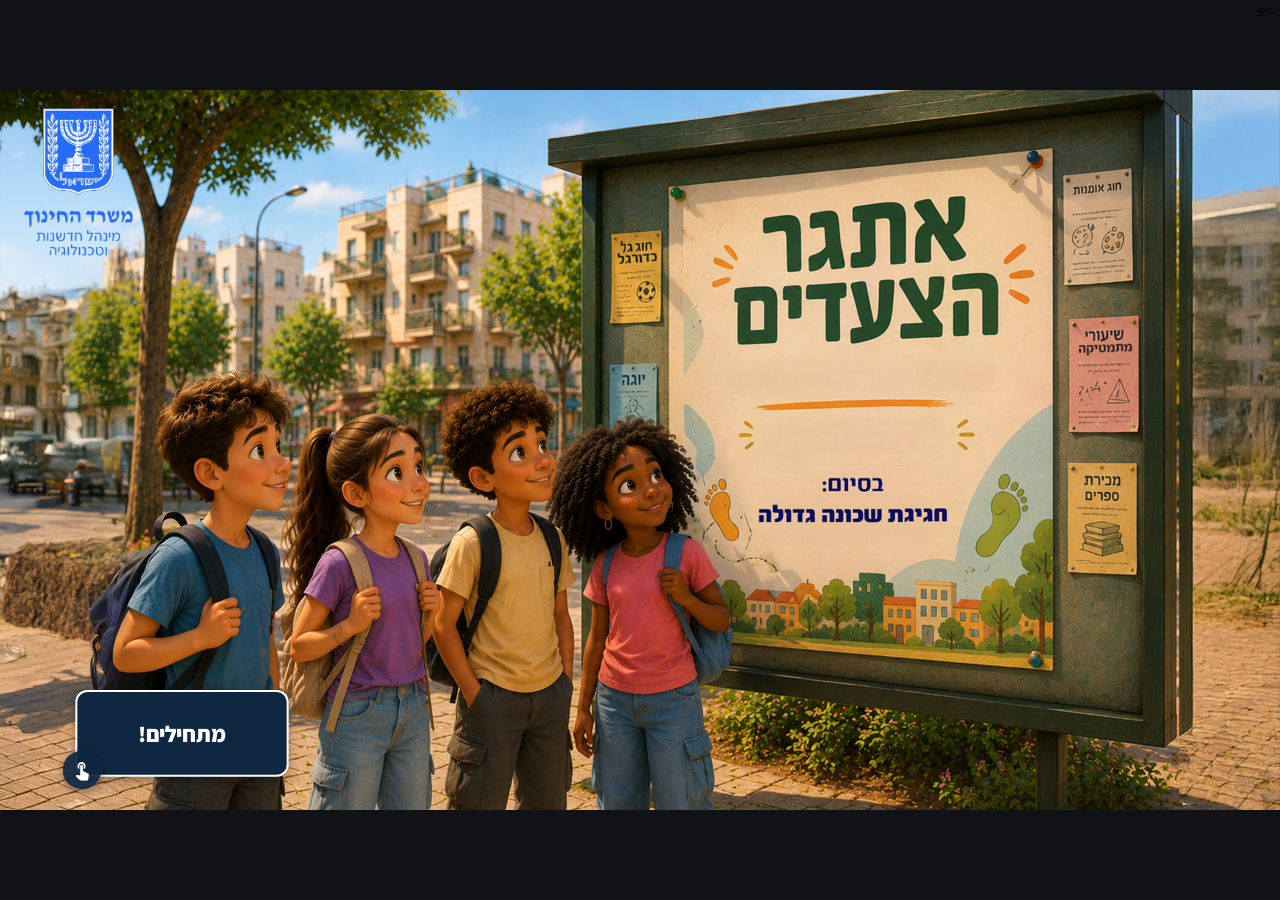
<file: index.html>
<!doctype html>
<html lang="he" dir="rtl">
<head>
<meta charset="utf-8">
<meta name="viewport" content="width=device-width, initial-scale=1">
<title>צעדים ומונים — אתגר הצעדים</title> 
<link rel="preconnect" href="https://fonts.gstatic.com" crossorigin>
<link rel="stylesheet" href="https://fonts.googleapis.com/css2?family=Assistant:wght@400;600;700;800&display=swap">
<link rel="stylesheet" href="styles.css">.  
</head>>≥
<body>
<div id="stage"><div id="app">
<section class="screen" data-screen="1" data-kind="title" data-slug="title"><img class="art" src="assets/screens/title__03_bg.png" alt="" style="left:0px;top:0px;width:1920px;height:1080px;z-index:2"><img class="ui" src="assets/ui/logo_moe_vertical.png" alt="משרד החינוך – מינהל חדשנות וטכנולוגיה" style="left:36px;top:28px;width:163px;height:220px;z-index:10"><button class="hit start-btn" type="button" style="left:113px;top:900px;width:320px;height:130px;font-size:34px">מתחילים!</button></section>
<section class="screen" data-screen="2" data-kind="video" data-slug="video1"><div class="videoscreen" style="left:0px;top:0px;width:1920px;height:1080px"><video class="video-el" src="assets/video/Steps_Video1.mp4" preload="metadata" playsinline></video><button class="hit video-play" type="button" aria-label="הפעלת סרטון" style="left:790px;top:368px;width:340px;height:340px"><img class="inner" src="assets/ui/play_video_button.png" alt="" style="left:0px;top:0px;width:340px;height:340px;z-index:1"></button><button class="hit video-replay hidden" type="button" aria-label="הפעלה מחדש של הסרטון" style="left:790px;top:368px;width:340px;height:340px"><img class="inner" src="assets/ui/replay_video_button.svg" alt="" style="left:0px;top:0px;width:340px;height:340px;z-index:1"></button><div class="ribbon-bubble" style="left:870px;top:0px;width:1050px;height:166px"><img class="inner" src="assets/ui/bubble-1.png" alt="" style="left:0px;top:0px;width:1050px;height:166px;z-index:1"><div class="ribbon-text" style="right:46px;top:30px;width:958px"><p>נטע, אלון, רוני ויואב הם ארבעה חברים טובים שגרים באותה שכונה. בוקר אחד, בדרך לבית הספר, הם רואים שלט חדש ומסקרן.</p></div></div><div class="video-cap" aria-live="polite"></div><div class="vcap-src" data-clear-after="18.47" hidden><span data-t="1.33">תראו</span><span data-t="2.15">אתגר צעדים!</span><span data-t="3.65">מעניין אם מישהו יצליח לצעוד</span><span data-t="6.11">עשרת אלפים צעדים</span><span data-t="7.87">בעצם, איזה מרחק זה בכלל?</span><span data-t="10.67">זה תלוי באורך הצעד שלו</span><span data-t="12.65">בואו נגלה מה אורך הצעד</span><span data-t="15.47">של כל אחד מאיתנו</span><span data-t="16.63">נקים את מועדון הצעדים!</span></div><div class="vctrls" dir="ltr"><button class="vc-btn" type="button" data-play aria-label="נגן או השהה">▶</button><span class="vc-time" data-cur>0:00</span><input class="vc-seek" type="range" min="0" max="1000" value="0" step="1" data-seek aria-label="סרגל התקדמות"><span class="vc-time" data-dur>0:00</span><button class="vc-btn vc-cc" type="button" data-cc aria-pressed="true" aria-label="הצגת כתוביות">CC</button><button class="vc-btn" type="button" data-mute aria-label="השתקה">🔊</button><input class="vc-vol" type="range" min="0" max="100" value="100" step="1" data-vol aria-label="עוצמת שמע"><button class="vc-btn" type="button" data-full aria-label="מסך מלא">⛶</button></div></div><button class="hit nav-fwd is-gated" type="button" aria-label="קדימה" data-gate="video" disabled style="left:21px;top:930px;width:123px;height:122px"><img class="inner" src="assets/ui/forward_button.png" alt="" style="left:0px;top:0px;width:123px;height:122px;z-index:1"></button><button class="hit nav-back" type="button" aria-label="אחורה" style="left:1777px;top:930px;width:123px;height:122px"><img class="inner" src="assets/ui/backward_button.png" alt="" style="left:0px;top:0px;width:123px;height:122px;z-index:1"></button></section>
<section class="screen" data-screen="3" data-kind="story" data-slug="neta_step"><img class="art" src="assets/ui/measuring_street_bg.png" alt="" style="left:0px;top:0px;width:1920px;height:1080px;z-index:0"><div class="ribbon-bubble" style="position:absolute;inset:0;pointer-events:none"><img class="ui" src="assets/ui/bubble-2.png" alt="" style="left:664px;top:0px;width:1256px;height:229px;z-index:10"><div class="ribbon-text" style="right:46px;top:30px;width:1164px"><p>אחרי שראתה את השלט, נטע רצתה לבדוק מה אורך הצעד שלה.</p><p>נטע צעדה, ורוני הוציאה סרט מדידה, מדדה בעזרתו  את המרחק מעקב לעקב של נטע וקבעה: &quot;אורך הצעד שלך הוא בדיוק 40 ס&quot;מ!&quot;</p></div></div><button class="hit nav-fwd" type="button" aria-label="קדימה" style="left:21px;top:930px;width:123px;height:122px"><img class="inner" src="assets/ui/forward_button.png" alt="" style="left:0px;top:0px;width:123px;height:122px;z-index:1"></button><button class="hit nav-back" type="button" aria-label="אחורה" style="left:1777px;top:930px;width:123px;height:122px"><img class="inner" src="assets/ui/backward_button.png" alt="" style="left:0px;top:0px;width:123px;height:122px;z-index:1"></button></section>
<section class="screen" data-screen="4" data-kind="input" data-slug="q1a" data-step="1" data-question="q1a" data-answer='{"kind": "number", "value": 200}' data-answer-kind="number" data-weight="0.3333" data-frame="157,120,1662,848" data-fb-pad="22" data-fb-fs-min="19" data-opt-gap="16" data-opt-fs-min="24" data-feedback-state="q1a_fb" data-feedback-slide="8"><img class="art" src="assets/ui/measuring_street_bg.png" alt="" style="left:0px;top:0px;width:1920px;height:1080px;z-index:0"><div class="art" style="position:absolute;left:0px;top:0px;width:1920px;height:1080px;z-index:1;background:rgba(26, 23, 23, 0.6)"></div><img class="ui" src="assets/ui/question_frame.png" alt="" style="left:157px;top:120px;width:1662px;height:848px;z-index:10"><div class="q-label" style="top:167px;right:170px">שאלה 1א:</div><div class="q-stem" style="top:220px;right:170px"><div>כדי להתחמם לקראת האתגר, נטע צעדה 5 צעדים שווי־אורך בקו ישר.</div><div>האורך של כל צעד הוא 40 ס&quot;מ.</div><div>מה המרחק שעברה נטע בס&quot;מ?</div><div>הקלידו את המרחק בס&quot;מ:</div></div><div class="graphic dia-q" style="left:190px;top:430px;width:950px;height:233px;z-index:11"><img src="assets/diagrams/ruler.png" alt="" style="left:0px;top:167.07px;width:950.00px;height:65.93px"><img src="assets/diagrams/Q1A_overlay.png" alt="" style="left:87.06px;top:0.00px;width:829.65px;height:222.76px"><div class="ruler-label ruler-label-seg" style="left:160.36px;top:194.02px;font-size:40.1px">40 ס&quot;מ</div><div class="ruler-label ruler-label-seg" style="left:304.40px;top:194.02px;font-size:40.1px">40 ס&quot;מ</div><div class="ruler-label ruler-label-seg" style="left:448.43px;top:194.02px;font-size:40.1px">40 ס&quot;מ</div><div class="ruler-label ruler-label-seg" style="left:592.47px;top:194.02px;font-size:40.1px">40 ס&quot;מ</div><div class="ruler-label ruler-label-seg" style="left:736.51px;top:194.02px;font-size:40.1px">40 ס&quot;מ</div></div><div class="graphic dia-ans" style="left:190px;top:430px;width:950px;height:233px;z-index:11"><img src="assets/diagrams/ruler.png" alt="" style="left:0px;top:167.07px;width:950.00px;height:65.93px"><img src="assets/diagrams/Q1A Ans_overlay.png" alt="" style="left:87.06px;top:-5.00px;width:829.65px;height:183.07px"><div class="ruler-label ruler-label-tick" style="left:88.34px;top:190.05px;font-size:40.0px">0</div><div class="ruler-label ruler-label-tick" style="left:232.38px;top:190.05px;font-size:40.0px">40</div><div class="ruler-label ruler-label-tick" style="left:376.42px;top:190.05px;font-size:40.0px">80</div><div class="ruler-label ruler-label-tick" style="left:520.45px;top:190.05px;font-size:40.0px">120</div><div class="ruler-label ruler-label-tick" style="left:664.49px;top:190.05px;font-size:40.0px">160</div><div class="ruler-label ruler-label-tick" style="left:808.52px;top:190.05px;font-size:40.0px">200</div><div class="ruler-label ruler-label-unit" style="left:41.61px;top:213.99px;font-size:30.5px">ס&quot;מ</div></div><div class="answer" style="right:186px;top:464px"><span>נטע עברה מרחק של</span><span class="slot" style="width:183px;height:70px"><img class="ui" src="assets/ui/insert_number_rectangle.png" alt=""><input class="q-input" type="text" inputmode="numeric" autocomplete="off" aria-label="נטע עברה מרחק של"><span class="pill" data-shown="200"></span></span><svg class="mark ok" viewBox="0 0 24 24" role="img" aria-label="נכון"><path d="M4 13 L10 19 L20 6" fill="none" stroke="currentColor" stroke-width="3.4" stroke-linecap="round" stroke-linejoin="round"/></svg><svg class="mark no" viewBox="0 0 24 24" role="img" aria-label="שגוי"><path d="M5 5 L19 19 M19 5 L5 19" fill="none" stroke="currentColor" stroke-width="3.4" stroke-linecap="round"/></svg><span>ס&quot;מ</span></div><button class="hit btn-check" type="button" aria-label="צדקתי" style="left:278px;top:745px;width:209px;height:137px"><img class="inner" src="assets/ui/submit_button.png" alt="" style="left:0px;top:0px;width:209px;height:137px;z-index:1"></button><div class="feedback fb-panel is-neutral" data-design-box="460,690,1000" style="left:460px;top:690px;width:1000px;min-height:217px"><div class="fb-body"><span class="fb-head"></span><p>כל צעד של נטע הוא 40 ס&quot;מ. נטע צעדה 5 צעדים. <bdi dir="ltr">5 × 40 = 200</bdi></p><p>לכן נטע עברה  200 ס&quot;מ.</p></div></div><div class="scrim" style="left:157px;top:120px;width:1662px;height:848px"></div><div class="nudge" role="status"></div><img class="ui" src="assets/ui/progress_bar_1.png" alt="" style="left:712px;top:48px;width:494px;height:53px;z-index:12"><button class="hit btn-help" type="button" data-opens="help" aria-expanded="false" aria-label="עזרה" style="left:33px;top:35px;width:140px;height:140px"><img class="inner" src="assets/ui/help_button.png" alt="" style="left:0px;top:0px;width:140px;height:140px;z-index:1"></button><div class="popup help" data-popup="help" role="dialog" aria-label="עזרה" data-help-max-h="850"><div class="ribbon-bubble help-box" style="left:128px;top:78px;max-width:680px"><div class="help-text"><p>כל הצעדים שווים באורכם.</p><p>המרחק שנטע עברה הוא סכום אורכי כל הצעדים.</p></div></div><button class="popup-close help-close" type="button" aria-label="סגירת העזרה" style="left:33px;top:35px;width:140px;height:140px"><img class="inner" src="assets/ui/close_applet_button.png" alt="" style="left:0px;top:0px;width:140px;height:140px;z-index:1"></button></div><button class="hit nav-fwd is-gated" type="button" aria-label="קדימה" data-gate="answer" disabled style="left:21px;top:930px;width:123px;height:122px"><img class="inner" src="assets/ui/forward_button.png" alt="" style="left:0px;top:0px;width:123px;height:122px;z-index:1"></button><button class="hit nav-back" type="button" aria-label="אחורה" style="left:1777px;top:930px;width:123px;height:122px"><img class="inner" src="assets/ui/backward_button.png" alt="" style="left:0px;top:0px;width:123px;height:122px;z-index:1"></button></section>
<section class="screen" data-screen="5" data-kind="input" data-slug="q1b" data-step="1" data-question="q1b" data-answer='{"kind": "number", "value": 2}' data-answer-kind="number" data-weight="0.3333" data-frame="157,120,1662,848" data-fb-pad="22" data-fb-fs-min="19" data-opt-gap="16" data-opt-fs-min="24" data-feedback-state="q1b_fb" data-feedback-slide="10"><img class="art" src="assets/ui/measuring_street_bg.png" alt="" style="left:0px;top:0px;width:1920px;height:1080px;z-index:0"><div class="art" style="position:absolute;left:0px;top:0px;width:1920px;height:1080px;z-index:1;background:rgba(26, 23, 23, 0.6)"></div><img class="ui" src="assets/ui/question_frame.png" alt="" style="left:157px;top:120px;width:1662px;height:848px;z-index:10"><div class="q-label" style="top:167px;right:170px">שאלה 1ב:</div><div class="q-stem" style="top:220px;right:170px"><div>כדי להתחמם לקראת האתגר, נטע צעדה 5 צעדים שווי אורך בקו ישר.</div><div>כל צעד הוא 40 ס&quot;מ.</div><div>מה המרחק שעברה נטע במטר?</div><div>הקלידו את המרחק במטר:</div></div><div class="graphic" style="left:190px;top:430px;width:950px;height:233px;z-index:11"><img src="assets/diagrams/ruler.png" alt="" style="left:0px;top:167.07px;width:950.00px;height:65.93px"><img src="assets/diagrams/Q1B_overlay.png" alt="" style="left:87.06px;top:-5.00px;width:829.65px;height:183.07px"><div class="ruler-label ruler-label-tick" style="left:88.34px;top:190.05px;font-size:40.0px">0</div><div class="ruler-label ruler-label-tick" style="left:448.75px;top:190.05px;font-size:40.0px">1</div><div class="ruler-label ruler-label-tick" style="left:808.52px;top:190.05px;font-size:40.0px">2</div><div class="ruler-label ruler-label-unit" style="left:41.61px;top:213.99px;font-size:30.5px">מטר</div></div><div class="answer" style="right:186px;top:464px"><span>נטע עברה מרחק של</span><span class="slot" style="width:183px;height:70px"><img class="ui" src="assets/ui/insert_number_rectangle.png" alt=""><input class="q-input" type="text" inputmode="numeric" autocomplete="off" aria-label="נטע עברה מרחק של"><span class="pill" data-shown=""></span></span><svg class="mark ok" viewBox="0 0 24 24" role="img" aria-label="נכון"><path d="M4 13 L10 19 L20 6" fill="none" stroke="currentColor" stroke-width="3.4" stroke-linecap="round" stroke-linejoin="round"/></svg><svg class="mark no" viewBox="0 0 24 24" role="img" aria-label="שגוי"><path d="M5 5 L19 19 M19 5 L5 19" fill="none" stroke="currentColor" stroke-width="3.4" stroke-linecap="round"/></svg><span>מטר</span></div><button class="hit btn-check" type="button" aria-label="צדקתי" style="left:278px;top:745px;width:209px;height:137px"><img class="inner" src="assets/ui/submit_button.png" alt="" style="left:0px;top:0px;width:209px;height:137px;z-index:1"></button><div class="feedback fb-panel is-neutral" data-design-box="460,690,1000" style="left:460px;top:690px;width:1000px;min-height:217px"><div class="fb-body"><span class="fb-head"></span><p>כל 100 ס&quot;מ הם מטר אחד.</p><p>לכן 200 ס&quot;מ = 2 מטר.</p></div></div><div class="scrim" style="left:157px;top:120px;width:1662px;height:848px"></div><div class="nudge" role="status"></div><img class="ui" src="assets/ui/progress_bar_1.png" alt="" style="left:712px;top:48px;width:494px;height:53px;z-index:12"><button class="hit btn-help" type="button" data-opens="help" aria-expanded="false" aria-label="עזרה" style="left:33px;top:35px;width:140px;height:140px"><img class="inner" src="assets/ui/help_button.png" alt="" style="left:0px;top:0px;width:140px;height:140px;z-index:1"></button><div class="popup help" data-popup="help" role="dialog" aria-label="עזרה" data-help-max-h="850"><div class="ribbon-bubble help-box" style="left:128px;top:78px;max-width:680px"><div class="help-text"><p>במטר אחד יש 100 ס&quot;מ.</p></div></div><button class="popup-close help-close" type="button" aria-label="סגירת העזרה" style="left:33px;top:35px;width:140px;height:140px"><img class="inner" src="assets/ui/close_applet_button.png" alt="" style="left:0px;top:0px;width:140px;height:140px;z-index:1"></button></div><button class="hit nav-fwd is-gated" type="button" aria-label="קדימה" data-gate="answer" disabled style="left:21px;top:930px;width:123px;height:122px"><img class="inner" src="assets/ui/forward_button.png" alt="" style="left:0px;top:0px;width:123px;height:122px;z-index:1"></button><button class="hit nav-back" type="button" aria-label="אחורה" style="left:1777px;top:930px;width:123px;height:122px"><img class="inner" src="assets/ui/backward_button.png" alt="" style="left:0px;top:0px;width:123px;height:122px;z-index:1"></button></section>
<section class="screen" data-screen="6" data-kind="input" data-slug="q1c" data-step="1" data-question="q1c" data-answer='{"kind": "number", "value": 30}' data-answer-kind="number" data-weight="0.3333" data-frame="157,120,1662,848" data-fb-pad="22" data-fb-fs-min="35" data-opt-gap="16" data-opt-fs-min="24" data-feedback-state="q1c_fb" data-feedback-slide="12"><img class="art" src="assets/ui/measuring_street_bg.png" alt="" style="left:0px;top:0px;width:1920px;height:1080px;z-index:0"><div class="art" style="position:absolute;left:0px;top:0px;width:1920px;height:1080px;z-index:1;background:rgba(26, 23, 23, 0.6)"></div><img class="ui" src="assets/ui/question_frame.png" alt="" style="left:157px;top:120px;width:1662px;height:848px;z-index:10"><div class="q-label" style="top:167px;right:170px">שאלה 1ג:</div><div class="q-stem" style="top:220px;right:170px"><div>נטע רוצה לצעוד 12 מטר. כמה צעדים שווי־אורך עליה לצעוד?</div><div>הקלידו את מספר הצעדים:</div></div><div class="graphic dia-q" style="left:442px;top:430px;width:950px;height:233px;z-index:11;transform:scale(1.15);transform-origin:0 0"><img src="assets/diagrams/ruler.png" alt="" style="left:0px;top:167.07px;width:950.00px;height:65.93px"><img src="assets/diagrams/Q1C_overlay.png" alt="" style="left:86.42px;top:-5.00px;width:814.93px;height:186.27px"><div class="ruler-label ruler-label-tick" style="left:88.34px;top:190.05px;font-size:40.0px">0</div><div class="ruler-label ruler-label-tick" style="left:156.20px;top:190.05px;font-size:40.0px">1</div><div class="ruler-label ruler-label-tick" style="left:224.06px;top:190.05px;font-size:40.0px">2</div><div class="ruler-label ruler-label-tick" style="left:291.91px;top:190.05px;font-size:40.0px">3</div><div class="ruler-label ruler-label-tick" style="left:899.43px;top:190.05px;font-size:40.0px">12</div><div class="ruler-label ruler-label-unit" style="left:41.61px;top:213.99px;font-size:30.5px">מטר</div></div><div class="graphic dia-ans" style="left:442px;top:340px;width:950px;height:323px;z-index:11;transform:scale(1.15);transform-origin:0 0"><img src="assets/diagrams/ruler.png" alt="" style="left:0px;top:257.12px;width:950.00px;height:65.88px"><img src="assets/diagrams/Q1C Ans_overlay.png" alt="" style="left:85.78px;top:76.23px;width:836.69px;height:193.80px"><div class="ruler-label ruler-label-tick2" style="left:88.34px;top:280.02px;font-size:40.0px">0</div><div class="ruler-label ruler-label-tick2" style="left:156.20px;top:280.02px;font-size:40.0px">1</div><div class="ruler-label ruler-label-tick2" style="left:223.42px;top:280.02px;font-size:40.0px">2</div><div class="ruler-label ruler-label-tick2" style="left:291.27px;top:280.02px;font-size:40.0px">3</div><div class="ruler-label ruler-label-tick2" style="left:358.49px;top:280.02px;font-size:40.0px">4</div><div class="ruler-label ruler-label-tick2" style="left:426.35px;top:280.02px;font-size:40.0px">5</div><div class="ruler-label ruler-label-tick2" style="left:494.20px;top:280.02px;font-size:40.0px">6</div><div class="ruler-label ruler-label-tick2" style="left:561.42px;top:280.02px;font-size:40.0px">7</div><div class="ruler-label ruler-label-tick2" style="left:629.28px;top:280.02px;font-size:40.0px">8</div><div class="ruler-label ruler-label-tick2" style="left:696.50px;top:280.02px;font-size:40.0px">9</div><div class="ruler-label ruler-label-tick2" style="left:764.35px;top:280.02px;font-size:40.0px">10</div><div class="ruler-label ruler-label-tick2" style="left:831.57px;top:280.02px;font-size:40.0px">11</div><div class="ruler-label ruler-label-tick2" style="left:899.43px;top:280.02px;font-size:40.0px">12</div><div class="ruler-label ruler-label-unit2" style="left:41.61px;top:304.84px;font-size:28.5px">מטר</div><div class="ruler-label ruler-label-box" style="left:157.48px;top:103.36px;font-size:32.0px">5 צעדים</div><div class="ruler-label ruler-label-box" style="left:291.91px;top:103.36px;font-size:32.0px">5 צעדים</div><div class="ruler-label ruler-label-box" style="left:426.99px;top:103.36px;font-size:32.0px">5 צעדים</div><div class="ruler-label ruler-label-box" style="left:561.42px;top:103.36px;font-size:32.0px">5 צעדים</div><div class="ruler-label ruler-label-box" style="left:696.50px;top:103.36px;font-size:32.0px">5 צעדים</div><div class="ruler-label ruler-label-box" style="left:830.93px;top:103.36px;font-size:32.0px">5 צעדים</div></div><div class="answer" style="right:186px;top:320px"><span>על נטע לצעוד</span><span class="slot" style="width:183px;height:70px"><img class="ui" src="assets/ui/insert_number_rectangle.png" alt=""><input class="q-input" type="text" inputmode="numeric" autocomplete="off" aria-label="על נטע לצעוד"><span class="pill" data-shown="30"></span></span><svg class="mark ok" viewBox="0 0 24 24" role="img" aria-label="נכון"><path d="M4 13 L10 19 L20 6" fill="none" stroke="currentColor" stroke-width="3.4" stroke-linecap="round" stroke-linejoin="round"/></svg><svg class="mark no" viewBox="0 0 24 24" role="img" aria-label="שגוי"><path d="M5 5 L19 19 M19 5 L5 19" fill="none" stroke="currentColor" stroke-width="3.4" stroke-linecap="round"/></svg><span>צעדים כדי לעבור 12 מטר</span></div><button class="hit btn-check" type="button" aria-label="צדקתי" style="left:278px;top:780px;width:209px;height:137px"><img class="inner" src="assets/ui/submit_button.png" alt="" style="left:0px;top:0px;width:209px;height:137px;z-index:1"></button><div class="feedback fb-panel is-neutral" data-design-box="179,718,1618" style="left:179px;top:718px;width:1618px;min-height:220px"><div class="fb-body"><span class="fb-head"></span><p>דרך פתרון אפשרית: האורך של כל צעד הוא 40 ס&quot;מ, ולכן ב־5 צעדים נטע עוברת 200 ס&quot;מ, שהם 2 מטר.</p><p> 12 מטר הם  6 פעמים  2 מטר, לכן מכפילים את מספר הצעדים שיש ב־2 מטר ב־6. <bdi dir="ltr">6 × 5 = 30</bdi></p></div></div><div class="scrim" style="left:157px;top:120px;width:1662px;height:848px"></div><div class="nudge" role="status"></div><img class="ui" src="assets/ui/progress_bar_1.png" alt="" style="left:712px;top:48px;width:494px;height:53px;z-index:12"><button class="hit btn-help" type="button" data-opens="help" aria-expanded="false" aria-label="עזרה" style="left:33px;top:35px;width:140px;height:140px"><img class="inner" src="assets/ui/help_button.png" alt="" style="left:0px;top:0px;width:140px;height:140px;z-index:1"></button><div class="popup help" data-popup="help" role="dialog" aria-label="עזרה" data-help-max-h="850"><div class="ribbon-bubble help-box" style="left:128px;top:78px;max-width:680px"><div class="help-text"><p>נטע עוברת 2 מטר ב-5 צעדים. איך ניתן להיעזר בנתון זה כדי לגלות כמה צעדים נטע תצעד לאורך 12 מטר?</p></div></div><button class="popup-close help-close" type="button" aria-label="סגירת העזרה" style="left:33px;top:35px;width:140px;height:140px"><img class="inner" src="assets/ui/close_applet_button.png" alt="" style="left:0px;top:0px;width:140px;height:140px;z-index:1"></button></div><button class="hit nav-fwd is-gated" type="button" aria-label="קדימה" data-gate="answer" disabled style="left:21px;top:930px;width:123px;height:122px"><img class="inner" src="assets/ui/forward_button.png" alt="" style="left:0px;top:0px;width:123px;height:122px;z-index:1"></button><button class="hit nav-back" type="button" aria-label="אחורה" style="left:1777px;top:930px;width:123px;height:122px"><img class="inner" src="assets/ui/backward_button.png" alt="" style="left:0px;top:0px;width:123px;height:122px;z-index:1"></button></section>
<section class="screen" data-screen="7" data-kind="choice" data-slug="q2a" data-step="2" data-submit-follows="1" data-submit-left="1300" data-question="q2a" data-answer='{"kind": "single", "value": 1}' data-answer-kind="single" data-weight="0.5" data-frame="157,120,1662,848" data-fb-pad="22" data-fb-fs-min="19" data-opt-gap="16" data-opt-fs-min="24" data-feedback-state="q2a_fb" data-feedback-slide="14"><img class="art" src="assets/ui/measuring_street_bg.png" alt="" style="left:0px;top:0px;width:1920px;height:1080px;z-index:0"><div class="art" style="position:absolute;left:0px;top:0px;width:1920px;height:1080px;z-index:1;background:rgba(26, 23, 23, 0.6)"></div><img class="ui" src="assets/ui/question_frame.png" alt="" style="left:157px;top:120px;width:1662px;height:848px;z-index:10"><div class="q-label" style="top:167px;right:170px">שאלה 2א:</div><div class="q-stem wrap" style="top:220px;right:170px;width:715px"><div>אחרי החימום נטע המשיכה לצעוד. היא מנתה 150 צעדים שווי־אורך ועצרה. האם היא עברה יותר או פחות מ־35 מטר?</div><div>בחרו את התשובה הנכונה:</div></div><div class="applet-inline" style="left:200px;top:195px;width:793px;height:720px"><iframe src="applets/step-ruler.html" title="סרגל הצעדים"></iframe></div><button class="hit btn-ruler" type="button" data-opens="ruler" aria-expanded="false" aria-label="הגדלת סרגל הצעדים" style="left:208px;top:203px;width:70px;height:61px;z-index:16"><img class="inner" src="assets/ui/zoom_in_button.png" alt="" style="left:0px;top:0px;width:70px;height:61px;z-index:1"></button><div class="popup ruler" data-popup="ruler" role="dialog" aria-label="סרגל הצעדים" style="left:310px;top:100px;width:1300px;height:820px;right:auto;bottom:auto"><iframe data-src="applets/step-ruler.html" title="סרגל הצעדים" loading="lazy"></iframe><button class="popup-close" type="button" aria-label="סגירה" style="left:12px;top:12px;width:60px;height:60px"><img class="inner" src="assets/ui/close_applet_button.png" alt="" style="left:0px;top:0px;width:60px;height:60px;z-index:1"></button></div><label class="opt" data-index="1" style="top:329px;right:168px"><input type="radio" name="opt-q2a" data-index="1"><span class="dot"><img src="assets/ui/radio_buttons.png" alt=""><span class="fill"></span><svg class="mark ok" viewBox="0 0 24 24" aria-hidden="true"><path d="M4 13 L10 19 L20 6" fill="none" stroke="currentColor" stroke-width="3.4" stroke-linecap="round" stroke-linejoin="round"/></svg><svg class="mark no" viewBox="0 0 24 24" aria-hidden="true"><path d="M5 5 L19 19 M19 5 L5 19" fill="none" stroke="currentColor" stroke-width="3.4" stroke-linecap="round"/></svg></span><span class="txt">נטע עברה יותר מ־35 מטר</span></label><label class="opt" data-index="2" style="top:380px;right:168px"><input type="radio" name="opt-q2a" data-index="2"><span class="dot"><img src="assets/ui/radio_buttons.png" alt=""><span class="fill"></span><svg class="mark ok" viewBox="0 0 24 24" aria-hidden="true"><path d="M4 13 L10 19 L20 6" fill="none" stroke="currentColor" stroke-width="3.4" stroke-linecap="round" stroke-linejoin="round"/></svg><svg class="mark no" viewBox="0 0 24 24" aria-hidden="true"><path d="M5 5 L19 19 M19 5 L5 19" fill="none" stroke="currentColor" stroke-width="3.4" stroke-linecap="round"/></svg></span><span class="txt">נטע עברה פחות מ־35 מטר</span></label><button class="hit btn-check" type="button" aria-label="צדקתי" style="left:278px;top:745px;width:209px;height:137px"><img class="inner" src="assets/ui/submit_button.png" alt="" style="left:0px;top:0px;width:209px;height:137px;z-index:1"></button><div class="feedback fb-panel is-neutral" data-design-box="1050,562,700" style="left:1050px;top:562px;width:700px;min-height:220px"><div class="fb-body"><span class="fb-head"></span><p>נטע עברה יותר מ־35 מטר.</p></div></div><div class="scrim" style="left:157px;top:120px;width:1662px;height:848px"></div><div class="nudge" role="status"></div><img class="ui" src="assets/ui/progress_bar_2.png" alt="" style="left:712px;top:48px;width:494px;height:53px;z-index:12"><button class="hit btn-help" type="button" data-opens="help" aria-expanded="false" aria-label="עזרה" style="left:33px;top:35px;width:140px;height:140px"><img class="inner" src="assets/ui/help_button.png" alt="" style="left:0px;top:0px;width:140px;height:140px;z-index:1"></button><div class="popup help" data-popup="help" role="dialog" aria-label="עזרה" data-help-max-h="850"><div class="ribbon-bubble help-box" style="left:128px;top:78px;max-width:680px"><div class="help-text"><p>מצאו קודם איזה מרחק עברה נטע במטר (אפשר להיעזר בסרגל הצעדים), ואז השוו ל־35 מטר</p></div></div><button class="popup-close help-close" type="button" aria-label="סגירת העזרה" style="left:33px;top:35px;width:140px;height:140px"><img class="inner" src="assets/ui/close_applet_button.png" alt="" style="left:0px;top:0px;width:140px;height:140px;z-index:1"></button></div><button class="hit nav-fwd is-gated" type="button" aria-label="קדימה" data-gate="answer" disabled style="left:21px;top:930px;width:123px;height:122px"><img class="inner" src="assets/ui/forward_button.png" alt="" style="left:0px;top:0px;width:123px;height:122px;z-index:1"></button><button class="hit nav-back" type="button" aria-label="אחורה" style="left:1777px;top:930px;width:123px;height:122px"><img class="inner" src="assets/ui/backward_button.png" alt="" style="left:0px;top:0px;width:123px;height:122px;z-index:1"></button></section>
<section class="screen" data-screen="8" data-kind="choice" data-slug="q2b" data-step="2" data-submit-follows="1" data-submit-top="810" data-submit-left="1300" data-question="q2b" data-answer='{"kind": "multi", "value": [1, 4]}' data-answer-kind="multi" data-weight="0.5" data-frame="157,120,1662,848" data-fb-pad="22" data-fb-fs-min="19" data-opt-gap="16" data-opt-fs-min="24" data-feedback-state="q2b_fb" data-feedback-slide="16"><img class="art" src="assets/ui/measuring_street_bg.png" alt="" style="left:0px;top:0px;width:1920px;height:1080px;z-index:0"><div class="art" style="position:absolute;left:0px;top:0px;width:1920px;height:1080px;z-index:1;background:rgba(26, 23, 23, 0.6)"></div><img class="ui" src="assets/ui/question_frame.png" alt="" style="left:157px;top:120px;width:1662px;height:848px;z-index:10"><div class="q-label" style="top:167px;right:170px">שאלה 2ב:</div><div class="q-stem wrap" style="top:220px;right:170px;width:715px"><div>בחרו נימוקים נכונים שתומכים בכך שנטע עברה יותר מ־35 מטר:</div></div><div class="applet-inline" style="left:200px;top:195px;width:793px;height:720px"><iframe src="applets/step-ruler.html" title="סרגל הצעדים"></iframe></div><button class="hit btn-ruler" type="button" data-opens="ruler" aria-expanded="false" aria-label="הגדלת סרגל הצעדים" style="left:208px;top:203px;width:70px;height:61px;z-index:16"><img class="inner" src="assets/ui/zoom_in_button.png" alt="" style="left:0px;top:0px;width:70px;height:61px;z-index:1"></button><div class="popup ruler" data-popup="ruler" role="dialog" aria-label="סרגל הצעדים" style="left:310px;top:100px;width:1300px;height:820px;right:auto;bottom:auto"><iframe data-src="applets/step-ruler.html" title="סרגל הצעדים" loading="lazy"></iframe><button class="popup-close" type="button" aria-label="סגירה" style="left:12px;top:12px;width:60px;height:60px"><img class="inner" src="assets/ui/close_applet_button.png" alt="" style="left:0px;top:0px;width:60px;height:60px;z-index:1"></button></div><label class="opt wrap" data-index="1" style="top:329px;right:168px;width:715px"><input type="checkbox" name="opt-q2b" data-index="1"><span class="dot"><img src="assets/ui/radio_buttons.png" alt=""><span class="fill"></span><svg class="mark ok" viewBox="0 0 24 24" aria-hidden="true"><path d="M4 13 L10 19 L20 6" fill="none" stroke="currentColor" stroke-width="3.4" stroke-linecap="round" stroke-linejoin="round"/></svg><svg class="mark no" viewBox="0 0 24 24" aria-hidden="true"><path d="M5 5 L19 19 M19 5 L5 19" fill="none" stroke="currentColor" stroke-width="3.4" stroke-linecap="round"/></svg></span><span class="txt">כל 10 צעדים הם 4 מטר. יש 150 צעדים, ולכן המרחק שנטע עברה במטרים הוא <bdi dir="ltr">15 × 4 = 60</bdi> . נטע עברה 60 מטר.</span></label><label class="opt wrap" data-index="2" style="top:380px;right:168px;width:715px"><input type="checkbox" name="opt-q2b" data-index="2"><span class="dot"><img src="assets/ui/radio_buttons.png" alt=""><span class="fill"></span><svg class="mark ok" viewBox="0 0 24 24" aria-hidden="true"><path d="M4 13 L10 19 L20 6" fill="none" stroke="currentColor" stroke-width="3.4" stroke-linecap="round" stroke-linejoin="round"/></svg><svg class="mark no" viewBox="0 0 24 24" aria-hidden="true"><path d="M5 5 L19 19 M19 5 L5 19" fill="none" stroke="currentColor" stroke-width="3.4" stroke-linecap="round"/></svg></span><span class="txt">כל 5 צעדים הם 2 מטר. <bdi dir="ltr">150 × 2 = 300</bdi> , ולכן נטע עברה 300 מטר.</span></label><label class="opt wrap" data-index="3" style="top:431px;right:168px;width:715px"><input type="checkbox" name="opt-q2b" data-index="3"><span class="dot"><img src="assets/ui/radio_buttons.png" alt=""><span class="fill"></span><svg class="mark ok" viewBox="0 0 24 24" aria-hidden="true"><path d="M4 13 L10 19 L20 6" fill="none" stroke="currentColor" stroke-width="3.4" stroke-linecap="round" stroke-linejoin="round"/></svg><svg class="mark no" viewBox="0 0 24 24" aria-hidden="true"><path d="M5 5 L19 19 M19 5 L5 19" fill="none" stroke="currentColor" stroke-width="3.4" stroke-linecap="round"/></svg></span><span class="txt"><div>המרחק בס&quot;מ שנטע עברה הוא:</div><div><bdi dir="ltr">40 x 150 = 6,000</bdi> , ולכן נטע עברה 600 מטר.</div></span></label><label class="opt wrap" data-index="4" style="top:482px;right:168px;width:715px"><input type="checkbox" name="opt-q2b" data-index="4"><span class="dot"><img src="assets/ui/radio_buttons.png" alt=""><span class="fill"></span><svg class="mark ok" viewBox="0 0 24 24" aria-hidden="true"><path d="M4 13 L10 19 L20 6" fill="none" stroke="currentColor" stroke-width="3.4" stroke-linecap="round" stroke-linejoin="round"/></svg><svg class="mark no" viewBox="0 0 24 24" aria-hidden="true"><path d="M5 5 L19 19 M19 5 L5 19" fill="none" stroke="currentColor" stroke-width="3.4" stroke-linecap="round"/></svg></span><span class="txt">100 צעדים הם 4,000 ס&quot;מ, שהם 40 מטר, ולכן 150 צעדים הם יותר מ־35 מטר.</span></label><button class="hit btn-check" type="button" aria-label="צדקתי" style="left:278px;top:745px;width:209px;height:137px"><img class="inner" src="assets/ui/submit_button.png" alt="" style="left:0px;top:0px;width:209px;height:137px;z-index:1"></button><div class="feedback fb-panel is-neutral" data-design-box="200,295,820" style="left:200px;top:295px;width:820px;min-height:650px"><div class="fb-body"><span class="fb-head"></span><p>כל 10 צעדים הם 4 מטר, וב-150 צעדים יש 15 פעמים 4 מטר, שהם 60 מטר, כלומר יותר מ-35 מטר.</p><p>הנימוק השני שגוי משום שאמנם כל 5 צעדים הם 2 מטר, אבל 150 צעדים הם 30 פעמים 5 ולא <bdi dir="ltr">2 x 150</bdi> .</p><p>בנימוק השלישי החישוב <bdi dir="ltr">150 × 40 = 6,000</bdi> ס&quot;מ נכון, אבל ההמרה מס&quot;מ למטר שגויה.</p><p>בנימוק הרביעי אין צורך לחשב את כל הדרך שעברה נטע, אפשר לראות שכבר אחרי 100 צעדים היא עברה 40 מטר.</p></div></div><div class="scrim" style="left:157px;top:120px;width:1662px;height:848px"></div><div class="nudge" role="status"></div><img class="ui" src="assets/ui/progress_bar_2.png" alt="" style="left:712px;top:48px;width:494px;height:53px;z-index:12"><button class="hit btn-help" type="button" data-opens="help" aria-expanded="false" aria-label="עזרה" style="left:33px;top:35px;width:140px;height:140px"><img class="inner" src="assets/ui/help_button.png" alt="" style="left:0px;top:0px;width:140px;height:140px;z-index:1"></button><div class="popup help" data-popup="help" role="dialog" aria-label="עזרה" data-help-max-h="850"><div class="ribbon-bubble help-box" style="left:128px;top:78px;max-width:680px"><div class="help-text"><p>בכל נימוק בדקו שני דברים: האם החישוב נכון, והאם ההמרה מס&quot;מ למטרים נכונה.</p></div></div><button class="popup-close help-close" type="button" aria-label="סגירת העזרה" style="left:33px;top:35px;width:140px;height:140px"><img class="inner" src="assets/ui/close_applet_button.png" alt="" style="left:0px;top:0px;width:140px;height:140px;z-index:1"></button></div><button class="hit nav-fwd is-gated" type="button" aria-label="קדימה" data-gate="answer" disabled style="left:21px;top:930px;width:123px;height:122px"><img class="inner" src="assets/ui/forward_button.png" alt="" style="left:0px;top:0px;width:123px;height:122px;z-index:1"></button><button class="hit nav-back" type="button" aria-label="אחורה" style="left:1777px;top:930px;width:123px;height:122px"><img class="inner" src="assets/ui/backward_button.png" alt="" style="left:0px;top:0px;width:123px;height:122px;z-index:1"></button></section>
<section class="screen" data-screen="9" data-kind="video" data-slug="video_alon"><div class="videoscreen" style="left:0px;top:0px;width:1920px;height:1080px"><video class="video-el" src="assets/video/Steps_Video2.mp4" preload="metadata" playsinline></video><button class="hit video-play" type="button" aria-label="הפעלת סרטון" style="left:790px;top:368px;width:340px;height:340px"><img class="inner" src="assets/ui/play_video_button.png" alt="" style="left:0px;top:0px;width:340px;height:340px;z-index:1"></button><button class="hit video-replay hidden" type="button" aria-label="הפעלה מחדש של הסרטון" style="left:790px;top:368px;width:340px;height:340px"><img class="inner" src="assets/ui/replay_video_button.svg" alt="" style="left:0px;top:0px;width:340px;height:340px;z-index:1"></button><div class="ribbon-bubble" style="left:994px;top:0px;width:926px;height:161px"><img class="inner" src="assets/ui/bubble-13.png" alt="" style="left:0px;top:0px;width:926px;height:161px;z-index:1"><div class="ribbon-text" style="right:46px;top:30px;width:834px"><p>למחרת בבוקר אלון הגיע למפגש מתנשף ומאושר, מנופף בידו.</p></div></div><div class="video-cap" aria-live="polite"></div><div class="vcap-src" data-clear-after="9.22" hidden><span data-t="0.0">חברים, אתמול צעדתי בדיוק עשרת אלפים צעדים,</span><span data-t="3.54">אני יודע שאורך הצעד שלי הוא שישים סנטימטרים,</span><span data-t="7.06">אתם יודעים איזה מרחק עברתי?</span></div><div class="vctrls" dir="ltr"><button class="vc-btn" type="button" data-play aria-label="נגן או השהה">▶</button><span class="vc-time" data-cur>0:00</span><input class="vc-seek" type="range" min="0" max="1000" value="0" step="1" data-seek aria-label="סרגל התקדמות"><span class="vc-time" data-dur>0:00</span><button class="vc-btn vc-cc" type="button" data-cc aria-pressed="true" aria-label="הצגת כתוביות">CC</button><button class="vc-btn" type="button" data-mute aria-label="השתקה">🔊</button><input class="vc-vol" type="range" min="0" max="100" value="100" step="1" data-vol aria-label="עוצמת שמע"><button class="vc-btn" type="button" data-full aria-label="מסך מלא">⛶</button></div></div><button class="hit nav-fwd is-gated" type="button" aria-label="קדימה" data-gate="video" disabled style="left:21px;top:930px;width:123px;height:122px"><img class="inner" src="assets/ui/forward_button.png" alt="" style="left:0px;top:0px;width:123px;height:122px;z-index:1"></button><button class="hit nav-back" type="button" aria-label="אחורה" style="left:1777px;top:930px;width:123px;height:122px"><img class="inner" src="assets/ui/backward_button.png" alt="" style="left:0px;top:0px;width:123px;height:122px;z-index:1"></button></section>
<section class="screen" data-screen="10" data-kind="choice" data-slug="q3" data-step="3" data-question="q3" data-answer='{"kind": "single", "value": 2}' data-answer-kind="single" data-weight="1.0" data-frame="157,120,1662,848" data-fb-pad="22" data-fb-fs-min="19" data-opt-gap="16" data-opt-fs-min="24" data-feedback-state="q3_fb" data-feedback-slide="19"><img class="art" src="assets/ui/alon_street_bg.png" alt="" style="left:0px;top:0px;width:1920px;height:1080px;z-index:0"><div class="art" style="position:absolute;left:0px;top:0px;width:1920px;height:1080px;z-index:1;background:rgba(26, 23, 23, 0.6)"></div><img class="ui" src="assets/ui/question_frame.png" alt="" style="left:157px;top:120px;width:1662px;height:848px;z-index:10"><img class="art hide-when-graded" src="assets/screens/q3__02_rectangle-1424.png" alt="" style="left:218px;top:281px;width:750px;height:432px;z-index:11"><img class="art hide-when-graded" src="assets/screens/q3__01_chatgpt-image-aug-24-2026-03-40-29-pm.png" alt="" style="left:218px;top:281px;width:750px;height:432px;z-index:12"><div class="q-label" style="top:167px;right:170px">שאלה 3:</div><div class="q-stem" style="top:220px;right:170px"><div>אלון צעד 10,000 צעדים ואורך כל צעד שלו הוא 60 ס&quot;מ.</div><div>איזה מרחק עבר אלון, בק&quot;מ?</div></div><label class="opt" data-index="1" style="top:329px;right:168px"><input type="radio" name="opt-q3" data-index="1"><span class="dot"><img src="assets/ui/radio_buttons.png" alt=""><span class="fill"></span><svg class="mark ok" viewBox="0 0 24 24" aria-hidden="true"><path d="M4 13 L10 19 L20 6" fill="none" stroke="currentColor" stroke-width="3.4" stroke-linecap="round" stroke-linejoin="round"/></svg><svg class="mark no" viewBox="0 0 24 24" aria-hidden="true"><path d="M5 5 L19 19 M19 5 L5 19" fill="none" stroke="currentColor" stroke-width="3.4" stroke-linecap="round"/></svg></span><span class="txt">0.6 ק&quot;מ</span></label><label class="opt" data-index="2" style="top:380px;right:168px"><input type="radio" name="opt-q3" data-index="2"><span class="dot"><img src="assets/ui/radio_buttons.png" alt=""><span class="fill"></span><svg class="mark ok" viewBox="0 0 24 24" aria-hidden="true"><path d="M4 13 L10 19 L20 6" fill="none" stroke="currentColor" stroke-width="3.4" stroke-linecap="round" stroke-linejoin="round"/></svg><svg class="mark no" viewBox="0 0 24 24" aria-hidden="true"><path d="M5 5 L19 19 M19 5 L5 19" fill="none" stroke="currentColor" stroke-width="3.4" stroke-linecap="round"/></svg></span><span class="txt">6 ק&quot;מ</span></label><label class="opt" data-index="3" style="top:431px;right:168px"><input type="radio" name="opt-q3" data-index="3"><span class="dot"><img src="assets/ui/radio_buttons.png" alt=""><span class="fill"></span><svg class="mark ok" viewBox="0 0 24 24" aria-hidden="true"><path d="M4 13 L10 19 L20 6" fill="none" stroke="currentColor" stroke-width="3.4" stroke-linecap="round" stroke-linejoin="round"/></svg><svg class="mark no" viewBox="0 0 24 24" aria-hidden="true"><path d="M5 5 L19 19 M19 5 L5 19" fill="none" stroke="currentColor" stroke-width="3.4" stroke-linecap="round"/></svg></span><span class="txt">60 ק&quot;מ</span></label><label class="opt" data-index="4" style="top:482px;right:168px"><input type="radio" name="opt-q3" data-index="4"><span class="dot"><img src="assets/ui/radio_buttons.png" alt=""><span class="fill"></span><svg class="mark ok" viewBox="0 0 24 24" aria-hidden="true"><path d="M4 13 L10 19 L20 6" fill="none" stroke="currentColor" stroke-width="3.4" stroke-linecap="round" stroke-linejoin="round"/></svg><svg class="mark no" viewBox="0 0 24 24" aria-hidden="true"><path d="M5 5 L19 19 M19 5 L5 19" fill="none" stroke="currentColor" stroke-width="3.4" stroke-linecap="round"/></svg></span><span class="txt">600 ק&quot;מ</span></label><button class="hit btn-check" type="button" aria-label="צדקתי" style="left:278px;top:745px;width:209px;height:137px"><img class="inner" src="assets/ui/submit_button.png" alt="" style="left:0px;top:0px;width:209px;height:137px;z-index:1"></button><div class="feedback fb-panel is-neutral" data-design-box="218,281,750" style="left:218px;top:281px;width:750px;min-height:600px"><div class="fb-body"><span class="fb-head"></span><p>כדי למצוא את המרחק בס&quot;מ שעבר אלון, עלינו לכפול את מספר הצעדים שהוא עבר באורך של צעד אחד בס&quot;מ:</p><p><bdi dir="ltr">10,000 × 60 = 600,000</bdi> . אלון עבר 600,000 ס&quot;מ.</p><p>במטר אחד יש 100 ס&quot;מ. כדי לבטא את המרחק במטר, נחלק את המרחק שעבר אלון בס&quot;מ ב-100.</p><p>600,000 : <bdi dir="ltr">100 = 6,000</bdi> . אלון עבר 6,000 מטר.</p><p>בכל ק&quot;מ יש 1,000 מטר. כדי לבטא את המרחק בק&quot;מ, נחלק את המרחק שעבר אלון במטר ב־1,000.</p><p>6,000 : <bdi dir="ltr">1,000 = 6</bdi> . אלון עבר 6 ק&quot;מ.</p></div></div><div class="scrim" style="left:157px;top:120px;width:1662px;height:848px"></div><div class="nudge" role="status"></div><img class="ui" src="assets/ui/progress_bar_3.png" alt="" style="left:712px;top:48px;width:494px;height:53px;z-index:12"><button class="hit btn-help" type="button" data-opens="help" aria-expanded="false" aria-label="עזרה" style="left:33px;top:35px;width:140px;height:140px"><img class="inner" src="assets/ui/help_button.png" alt="" style="left:0px;top:0px;width:140px;height:140px;z-index:1"></button><div class="popup help" data-popup="help" role="dialog" aria-label="עזרה" data-help-max-h="850"><div class="ribbon-bubble help-box" style="left:128px;top:78px;max-width:680px"><div class="help-text"><p>המירו את המרחק שאלון עבר מס&quot;מ, למטר ואחר-כך  לק&quot;מ, שלב אחרי שלב. תזכורת: במטר אחד יש 100 ס&quot;מ. בק&quot;מ אחד יש 1,000 מטר.</p></div></div><button class="popup-close help-close" type="button" aria-label="סגירת העזרה" style="left:33px;top:35px;width:140px;height:140px"><img class="inner" src="assets/ui/close_applet_button.png" alt="" style="left:0px;top:0px;width:140px;height:140px;z-index:1"></button></div><button class="hit btn-ruler" type="button" data-opens="ruler" aria-expanded="false" aria-label="סרגל צעדים" style="left:33px;top:164px;width:140px;height:140px"><img class="inner" src="assets/ui/applet_button.png" alt="" style="left:0px;top:0px;width:140px;height:140px;z-index:1"></button><div class="popup ruler" data-popup="ruler" role="dialog" aria-label="סרגל הצעדים" style="left:310px;top:100px;width:1300px;height:820px;right:auto;bottom:auto"><iframe data-src="applets/step-ruler.html" title="סרגל הצעדים" loading="lazy"></iframe><button class="popup-close" type="button" aria-label="סגירה" style="left:12px;top:12px;width:60px;height:60px"><img class="inner" src="assets/ui/close_applet_button.png" alt="" style="left:0px;top:0px;width:60px;height:60px;z-index:1"></button></div><button class="hit nav-fwd is-gated" type="button" aria-label="קדימה" data-gate="answer" disabled style="left:21px;top:930px;width:123px;height:122px"><img class="inner" src="assets/ui/forward_button.png" alt="" style="left:0px;top:0px;width:123px;height:122px;z-index:1"></button><button class="hit nav-back" type="button" aria-label="אחורה" style="left:1777px;top:930px;width:123px;height:122px"><img class="inner" src="assets/ui/backward_button.png" alt="" style="left:0px;top:0px;width:123px;height:122px;z-index:1"></button></section>
<section class="screen" data-screen="11" data-kind="video" data-slug="video_roni"><div class="videoscreen" style="left:0px;top:0px;width:1920px;height:1080px"><video class="video-el" src="assets/video/Steps_Video3.mp4" poster="assets/ui/video_roni_poster.png" preload="metadata" playsinline></video><button class="hit video-play" type="button" aria-label="הפעלת סרטון" style="left:790px;top:368px;width:340px;height:340px"><img class="inner" src="assets/ui/play_video_button.png" alt="" style="left:0px;top:0px;width:340px;height:340px;z-index:1"></button><button class="hit video-replay hidden" type="button" aria-label="הפעלה מחדש של הסרטון" style="left:790px;top:368px;width:340px;height:340px"><img class="inner" src="assets/ui/replay_video_button.svg" alt="" style="left:0px;top:0px;width:340px;height:340px;z-index:1"></button><div class="ribbon-bubble" style="left:836px;top:0px;width:1084px;height:222px"><img class="inner" src="assets/ui/bubble-16.png" alt="" style="left:0px;top:0px;width:1084px;height:222px;z-index:1"><div class="ribbon-text" style="right:46px;top:30px;width:992px"><p>ביום שני יצאה רוני לצעידה ארוכה. כשהסתכלה בשעון הוא הראה שעברה 4 ק&quot;מ, ואז הסוללה התרוקנה, השעון כבה, ורוני לא הספיקה לראות כמה צעדים צעדה.</p></div></div><div class="video-cap" aria-live="polite"></div><div class="vcap-src" data-clear-after="8.02" hidden><span data-t="0.0">עזרו לי!</span><span data-t="1.06">אני יודעת שעברתי ארבעה קילומטרים</span><span data-t="3.18">ושאורך הצעד שלי הוא 50 סנטימטרים</span><span data-t="5.86">איך אחשב כמה צעדים צעדתי?</span></div><div class="vctrls" dir="ltr"><button class="vc-btn" type="button" data-play aria-label="נגן או השהה">▶</button><span class="vc-time" data-cur>0:00</span><input class="vc-seek" type="range" min="0" max="1000" value="0" step="1" data-seek aria-label="סרגל התקדמות"><span class="vc-time" data-dur>0:00</span><button class="vc-btn vc-cc" type="button" data-cc aria-pressed="true" aria-label="הצגת כתוביות">CC</button><button class="vc-btn" type="button" data-mute aria-label="השתקה">🔊</button><input class="vc-vol" type="range" min="0" max="100" value="100" step="1" data-vol aria-label="עוצמת שמע"><button class="vc-btn" type="button" data-full aria-label="מסך מלא">⛶</button></div></div><button class="hit nav-fwd is-gated" type="button" aria-label="קדימה" data-gate="video" disabled style="left:21px;top:930px;width:123px;height:122px"><img class="inner" src="assets/ui/forward_button.png" alt="" style="left:0px;top:0px;width:123px;height:122px;z-index:1"></button><button class="hit nav-back" type="button" aria-label="אחורה" style="left:1777px;top:930px;width:123px;height:122px"><img class="inner" src="assets/ui/backward_button.png" alt="" style="left:0px;top:0px;width:123px;height:122px;z-index:1"></button></section>
<section class="screen" data-screen="12" data-kind="drag" data-slug="q4" data-step="4" data-question="q4" data-answer='{"kind": "drag", "value": ["4,000", "400,000", "8,000"]}' data-answer-kind="drag" data-weight="1.0" data-frame="157,120,1662,848" data-fb-pad="22" data-fb-fs-min="19" data-opt-gap="16" data-opt-fs-min="24" data-feedback-state="q4_fb" data-feedback-slide="22"><img class="art" src="assets/ui/roni_street_bg.png" alt="" style="left:0px;top:0px;width:1920px;height:1080px;z-index:0"><div class="art" style="position:absolute;left:0px;top:0px;width:1920px;height:1080px;z-index:1;background:rgba(26, 23, 23, 0.6)"></div><img class="ui" src="assets/ui/question_frame.png" alt="" style="left:157px;top:120px;width:1662px;height:848px;z-index:10"><div class="q-label" style="top:167px;right:170px">שאלה 4:</div><div class="q-stem" style="top:220px;right:170px"><div>עזרו לרוני: היא עברה 4 ק&quot;מ, ואורך הצעד שלה 50 ס&quot;מ. כמה צעדים צעדה?</div><div>גררו את המספרים המתאימים למקומות המסומנים בסימן שאלה כדי להשלים את שלבי החישוב.</div></div><img class="ui" src="assets/ui/slide17_light_blue_bg.png" alt="" style="left:348px;top:355px;width:1326px;height:169px;z-index:10"><div class="cell" style="left:1485px;top:386px"><img src="assets/ui/slide17_dark_rectangle.png" alt=""><span>4 ק&quot;מ</span></div><div class="cell slot-cell slot" tabindex="0" role="button" aria-label="חריץ לגרירה" style="left:1249px;top:386px"><img class="empty-art" src="assets/ui/slide17_light_rectangle.png" alt=""><img class="filled-art" src="assets/ui/slide17_dark_rectangle.png" alt=""><span class="val"></span><svg class="mark ok" viewBox="0 0 24 24" role="img" aria-label="נכון"><path d="M4 13 L10 19 L20 6" fill="none" stroke="currentColor" stroke-width="3.4" stroke-linecap="round" stroke-linejoin="round"/></svg><svg class="mark no" viewBox="0 0 24 24" role="img" aria-label="שגוי"><path d="M5 5 L19 19 M19 5 L5 19" fill="none" stroke="currentColor" stroke-width="3.4" stroke-linecap="round"/></svg></div><div class="cell" style="left:1120px;top:386px"><img src="assets/ui/slide17_dark_rectangle.png" alt=""><span>מטר</span></div><div class="cell slot-cell slot" tabindex="0" role="button" aria-label="חריץ לגרירה" style="left:884px;top:386px"><img class="empty-art" src="assets/ui/slide17_light_rectangle.png" alt=""><img class="filled-art" src="assets/ui/slide17_dark_rectangle.png" alt=""><span class="val"></span><svg class="mark ok" viewBox="0 0 24 24" role="img" aria-label="נכון"><path d="M4 13 L10 19 L20 6" fill="none" stroke="currentColor" stroke-width="3.4" stroke-linecap="round" stroke-linejoin="round"/></svg><svg class="mark no" viewBox="0 0 24 24" role="img" aria-label="שגוי"><path d="M5 5 L19 19 M19 5 L5 19" fill="none" stroke="currentColor" stroke-width="3.4" stroke-linecap="round"/></svg></div><div class="cell" style="left:755px;top:386px"><img src="assets/ui/slide17_dark_rectangle.png" alt=""><span>ס&quot;מ</span></div><div class="cell slot-cell slot" tabindex="0" role="button" aria-label="חריץ לגרירה" style="left:519px;top:386px"><img class="empty-art" src="assets/ui/slide17_light_rectangle.png" alt=""><img class="filled-art" src="assets/ui/slide17_dark_rectangle.png" alt=""><span class="val"></span><svg class="mark ok" viewBox="0 0 24 24" role="img" aria-label="נכון"><path d="M4 13 L10 19 L20 6" fill="none" stroke="currentColor" stroke-width="3.4" stroke-linecap="round" stroke-linejoin="round"/></svg><svg class="mark no" viewBox="0 0 24 24" role="img" aria-label="שגוי"><path d="M5 5 L19 19 M19 5 L5 19" fill="none" stroke="currentColor" stroke-width="3.4" stroke-linecap="round"/></svg></div><div class="cell" style="left:391px;top:386px"><img src="assets/ui/slide17_dark_rectangle.png" alt=""><span>צעדים</span></div><img class="ui" src="assets/ui/slide17_arrow.png" alt="" style="left:1381px;top:430px;width:99px;height:14px;z-index:13"><img class="ui" src="assets/ui/slide17_arrow.png" alt="" style="left:1016px;top:430px;width:99px;height:14px;z-index:13"><img class="ui" src="assets/ui/slide17_arrow.png" alt="" style="left:651px;top:430px;width:99px;height:14px;z-index:13"><button class="cell token" type="button" draggable="true" data-value="40,000" data-token-id="t1" style="left:620px;top:550px"><img src="assets/ui/slide17_dark_rectangle.png" alt=""><span class="val">40,000</span></button><button class="cell token" type="button" draggable="true" data-value="400,000" data-token-id="t2" style="left:754px;top:550px"><img src="assets/ui/slide17_dark_rectangle.png" alt=""><span class="val">400,000</span></button><button class="cell token" type="button" draggable="true" data-value="8,000" data-token-id="t3" style="left:887px;top:550px"><img src="assets/ui/slide17_dark_rectangle.png" alt=""><span class="val">8,000</span></button><button class="cell token" type="button" draggable="true" data-value="80" data-token-id="t4" style="left:1021px;top:550px"><img src="assets/ui/slide17_dark_rectangle.png" alt=""><span class="val">80</span></button><button class="cell token" type="button" draggable="true" data-value="4,000" data-token-id="t5" style="left:1154px;top:550px"><img src="assets/ui/slide17_dark_rectangle.png" alt=""><span class="val">4,000</span></button><button class="hit btn-check" type="button" aria-label="צדקתי" style="left:278px;top:745px;width:209px;height:137px"><img class="inner" src="assets/ui/submit_button.png" alt="" style="left:0px;top:0px;width:209px;height:137px;z-index:1"></button><div class="feedback fb-panel is-neutral" data-design-box="360,495,1300" data-prompt-box="400,515,1200" style="left:360px;top:495px;width:1300px;min-height:450px"><div class="fb-body"><span class="fb-head"></span><p>בק&quot;מ אחד יש 1,000 מטר, ולכן כדי לחשב את המרחק שרוני עברה במטר,</p><p>יש לכפול את המרחק בק&quot;מ ב־1,000.</p><p><bdi dir="ltr">4 × 1,000 = 4,000</bdi> . רוני עברה 4,000 מטר.</p><p>לאחר מכן נבטא את מספר המטר בס&quot;מ. במטר אחד יש 100 ס&quot;מ,</p><p>ולכן כדי למצוא את המרחק שרוני עברה בס&quot;מ יש לכפול את המרחק ב־100.</p><p><bdi dir="ltr">4,000 × 100 = 400,000</bdi> . רוני עברה 400,000 ס&quot;מ.</p><p>כדי למצוא את מספר הצעדים יש לחלק את המרחק (בס&quot;מ) באורך הצעד של רוני.</p><p><bdi dir="ltr">400,000 : 50 = 8,000</bdi> . רוני צעדה 8,000 צעדים.</p></div><div class="fb-reveal">לחצו <a href="#" class="fb-reveal-link">כאן</a> לתשובה הנכונה</div></div><div class="scrim" style="left:157px;top:120px;width:1662px;height:848px"></div><div class="nudge" role="status"></div><img class="ui" src="assets/ui/progress_bar_4.png" alt="" style="left:712px;top:48px;width:494px;height:53px;z-index:12"><button class="hit btn-help" type="button" data-opens="help" aria-expanded="false" aria-label="עזרה" style="left:33px;top:35px;width:140px;height:140px"><img class="inner" src="assets/ui/help_button.png" alt="" style="left:0px;top:0px;width:140px;height:140px;z-index:1"></button><div class="popup help" data-popup="help" role="dialog" aria-label="עזרה" data-help-max-h="850"><div class="ribbon-bubble help-box" style="left:128px;top:78px;max-width:680px"><div class="help-text"><p>כדי למצוא את מספר הצעדים, יש לייצג את המרחק שעברה רוני בס&quot;מ.</p></div></div><button class="popup-close help-close" type="button" aria-label="סגירת העזרה" style="left:33px;top:35px;width:140px;height:140px"><img class="inner" src="assets/ui/close_applet_button.png" alt="" style="left:0px;top:0px;width:140px;height:140px;z-index:1"></button></div><button class="hit btn-ruler" type="button" data-opens="ruler" aria-expanded="false" aria-label="סרגל צעדים" style="left:33px;top:164px;width:140px;height:140px"><img class="inner" src="assets/ui/applet_button.png" alt="" style="left:0px;top:0px;width:140px;height:140px;z-index:1"></button><div class="popup ruler" data-popup="ruler" role="dialog" aria-label="סרגל הצעדים" style="left:310px;top:100px;width:1300px;height:820px;right:auto;bottom:auto"><iframe data-src="applets/step-ruler.html" title="סרגל הצעדים" loading="lazy"></iframe><button class="popup-close" type="button" aria-label="סגירה" style="left:12px;top:12px;width:60px;height:60px"><img class="inner" src="assets/ui/close_applet_button.png" alt="" style="left:0px;top:0px;width:60px;height:60px;z-index:1"></button></div><button class="hit nav-fwd is-gated" type="button" aria-label="קדימה" data-gate="answer" disabled style="left:21px;top:930px;width:123px;height:122px"><img class="inner" src="assets/ui/forward_button.png" alt="" style="left:0px;top:0px;width:123px;height:122px;z-index:1"></button><button class="hit nav-back" type="button" aria-label="אחורה" style="left:1777px;top:930px;width:123px;height:122px"><img class="inner" src="assets/ui/backward_button.png" alt="" style="left:0px;top:0px;width:123px;height:122px;z-index:1"></button></section>
<section class="screen" data-screen="13" data-kind="video" data-slug="video_yoav"><div class="videoscreen" style="left:0px;top:0px;width:1920px;height:1080px"><video class="video-el" src="assets/video/Steps_Video4.mp4" preload="metadata" playsinline></video><button class="hit video-play" type="button" aria-label="הפעלת סרטון" style="left:790px;top:368px;width:340px;height:340px"><img class="inner" src="assets/ui/play_video_button.png" alt="" style="left:0px;top:0px;width:340px;height:340px;z-index:1"></button><button class="hit video-replay hidden" type="button" aria-label="הפעלה מחדש של הסרטון" style="left:790px;top:368px;width:340px;height:340px"><img class="inner" src="assets/ui/replay_video_button.svg" alt="" style="left:0px;top:0px;width:340px;height:340px;z-index:1"></button><div class="ribbon-bubble" style="left:836px;top:0px;width:1084px;height:192px"><img class="inner" src="assets/ui/bubble-19.png" alt="" style="left:0px;top:0px;width:1084px;height:192px;z-index:1"><div class="ribbon-text" style="right:46px;top:30px;width:992px"><p>יואב, שאוהב מאוד מפות וניווט, החליט לקחת את האתגר צעד אחד קדימה. הוא פרש את מפת השכונה על המדרכה.</p></div></div><div class="video-cap" aria-live="polite"></div><div class="vcap-src" data-clear-after="10.04" hidden><span data-t="0.0">אורך הצעד שלי הוא כמו של נטע</span><span data-t="2.14">40 ס&quot;מ</span><span data-t="3.96">הבוקר יצאתי מהבית</span><span data-t="5.84">וצעדתי בדיוק 1800 צעדים</span><span data-t="8.86">עד שעצרתי.</span></div><div class="vctrls" dir="ltr"><button class="vc-btn" type="button" data-play aria-label="נגן או השהה">▶</button><span class="vc-time" data-cur>0:00</span><input class="vc-seek" type="range" min="0" max="1000" value="0" step="1" data-seek aria-label="סרגל התקדמות"><span class="vc-time" data-dur>0:00</span><button class="vc-btn vc-cc" type="button" data-cc aria-pressed="true" aria-label="הצגת כתוביות">CC</button><button class="vc-btn" type="button" data-mute aria-label="השתקה">🔊</button><input class="vc-vol" type="range" min="0" max="100" value="100" step="1" data-vol aria-label="עוצמת שמע"><button class="vc-btn" type="button" data-full aria-label="מסך מלא">⛶</button></div></div><button class="hit nav-fwd is-gated" type="button" aria-label="קדימה" data-gate="video" disabled style="left:21px;top:930px;width:123px;height:122px"><img class="inner" src="assets/ui/forward_button.png" alt="" style="left:0px;top:0px;width:123px;height:122px;z-index:1"></button><button class="hit nav-back" type="button" aria-label="אחורה" style="left:1777px;top:930px;width:123px;height:122px"><img class="inner" src="assets/ui/backward_button.png" alt="" style="left:0px;top:0px;width:123px;height:122px;z-index:1"></button></section>
<section class="screen" data-screen="14" data-kind="choice" data-slug="q5" data-step="5" data-question="q5" data-answer='{"kind": "multi", "value": [1, 4, 5]}' data-answer-kind="multi" data-weight="1.0" data-frame="103,120,1716,867" data-fb-pad="22" data-fb-fs-min="19" data-opt-gap="16" data-opt-fs-min="24" data-feedback-state="q5_fb" data-feedback-slide="25"><img class="art" src="assets/ui/yoav_street_bg.png" alt="" style="left:0px;top:0px;width:1920px;height:1080px;z-index:0"><div class="art" style="position:absolute;left:0px;top:0px;width:1920px;height:1080px;z-index:1;background:rgba(26, 23, 23, 0.6)"></div><img class="art" src="assets/screens/q5__03_vector-smart-object.png" alt="" style="left:103px;top:120px;width:1716px;height:867px;z-index:2"><div class="q-label" style="top:167px;right:170px">שאלה 5:</div><div class="q-stem wrap" style="top:220px;right:170px;width:500px"><div>אורך הצעד של יואב הוא 40 ס&quot;מ, והוא צעד 1,800 צעדים מהבית שלו.</div><div>לאילו מקומות שונים בשכונה יואב יכול להגיע בסוף הצעידה שלו?</div><div>שימו לב: המרחקים המצוינים על המפה הם במטר.</div></div><div class="graphic" style="left:141px;top:163px;width:1090px;height:727px;z-index:11"><img src="assets/diagrams/Q5.png" alt="" style="inset:0;width:100%;height:100%"><img src="assets/diagrams/map_text_only.png" alt="" style="inset:0;width:100%;height:100%"></div><button class="hit btn-zoom" type="button" aria-label="הגדלה" style="left:148px;top:171px;width:92px;height:80px"><img class="inner" src="assets/ui/zoom_in_button.png" alt="" style="left:0px;top:0px;width:92px;height:80px;z-index:1"></button><div class="zoom-overlay" role="dialog" aria-label="תרשים מוגדל"><div class="zoom-map" style="width:971.4px;height:648.0px"><img src="assets/diagrams/Q5.png" alt=""><img src="assets/diagrams/map_text_only.png" alt="" style="position:absolute;inset:0;width:100%;height:100%"><button class="zoom-close" type="button" aria-label="סגירה" style="width:90px;height:90px"><img class="inner" src="assets/ui/close_applet_button.png" alt="" style="left:0px;top:0px;width:90px;height:90px;z-index:1"></button></div></div><label class="opt" data-index="1" style="top:552px;right:168px"><input type="checkbox" name="opt-q5" data-index="1"><span class="dot"><img src="assets/ui/radio_buttons.png" alt=""><span class="fill"></span><svg class="mark ok" viewBox="0 0 24 24" aria-hidden="true"><path d="M4 13 L10 19 L20 6" fill="none" stroke="currentColor" stroke-width="3.4" stroke-linecap="round" stroke-linejoin="round"/></svg><svg class="mark no" viewBox="0 0 24 24" aria-hidden="true"><path d="M5 5 L19 19 M19 5 L5 19" fill="none" stroke="currentColor" stroke-width="3.4" stroke-linecap="round"/></svg></span><span class="txt">הבית של נטע</span></label><label class="opt" data-index="2" style="top:603px;right:168px"><input type="checkbox" name="opt-q5" data-index="2"><span class="dot"><img src="assets/ui/radio_buttons.png" alt=""><span class="fill"></span><svg class="mark ok" viewBox="0 0 24 24" aria-hidden="true"><path d="M4 13 L10 19 L20 6" fill="none" stroke="currentColor" stroke-width="3.4" stroke-linecap="round" stroke-linejoin="round"/></svg><svg class="mark no" viewBox="0 0 24 24" aria-hidden="true"><path d="M5 5 L19 19 M19 5 L5 19" fill="none" stroke="currentColor" stroke-width="3.4" stroke-linecap="round"/></svg></span><span class="txt">מכולת</span></label><label class="opt" data-index="3" style="top:654px;right:168px"><input type="checkbox" name="opt-q5" data-index="3"><span class="dot"><img src="assets/ui/radio_buttons.png" alt=""><span class="fill"></span><svg class="mark ok" viewBox="0 0 24 24" aria-hidden="true"><path d="M4 13 L10 19 L20 6" fill="none" stroke="currentColor" stroke-width="3.4" stroke-linecap="round" stroke-linejoin="round"/></svg><svg class="mark no" viewBox="0 0 24 24" aria-hidden="true"><path d="M5 5 L19 19 M19 5 L5 19" fill="none" stroke="currentColor" stroke-width="3.4" stroke-linecap="round"/></svg></span><span class="txt">גן שעשועים</span></label><label class="opt" data-index="4" style="top:705px;right:168px"><input type="checkbox" name="opt-q5" data-index="4"><span class="dot"><img src="assets/ui/radio_buttons.png" alt=""><span class="fill"></span><svg class="mark ok" viewBox="0 0 24 24" aria-hidden="true"><path d="M4 13 L10 19 L20 6" fill="none" stroke="currentColor" stroke-width="3.4" stroke-linecap="round" stroke-linejoin="round"/></svg><svg class="mark no" viewBox="0 0 24 24" aria-hidden="true"><path d="M5 5 L19 19 M19 5 L5 19" fill="none" stroke="currentColor" stroke-width="3.4" stroke-linecap="round"/></svg></span><span class="txt">מגרש ספורט</span></label><label class="opt" data-index="5" style="top:756px;right:168px"><input type="checkbox" name="opt-q5" data-index="5"><span class="dot"><img src="assets/ui/radio_buttons.png" alt=""><span class="fill"></span><svg class="mark ok" viewBox="0 0 24 24" aria-hidden="true"><path d="M4 13 L10 19 L20 6" fill="none" stroke="currentColor" stroke-width="3.4" stroke-linecap="round" stroke-linejoin="round"/></svg><svg class="mark no" viewBox="0 0 24 24" aria-hidden="true"><path d="M5 5 L19 19 M19 5 L5 19" fill="none" stroke="currentColor" stroke-width="3.4" stroke-linecap="round"/></svg></span><span class="txt">ספרייה</span></label><button class="hit btn-check" type="button" aria-label="צדקתי" style="left:1300px;top:800px;width:209px;height:137px"><img class="inner" src="assets/ui/submit_button.png" alt="" style="left:0px;top:0px;width:209px;height:137px;z-index:1"></button><div class="feedback fb-panel is-neutral" data-design-box="141,583,1000" style="left:141px;top:583px;width:1000px;min-height:260px"><div class="fb-body"><span class="fb-head"></span><p>כדי לחשב את המרחק שעבר יואב יש לכפול את מספר הצעדים באורך צעד אחד בס&quot;מ.</p><p><bdi dir="ltr">1,800 × 40 = 72,000</bdi> . המרחק שעבר יואב בס&quot;מ הוא 72,000.</p><p>כעת יש לבטא את המרחק במטר. 72,000 : <bdi dir="ltr">100 = 720</bdi> .</p><p>יואב יכול להגיע למקומות שהמרחק ביניהם הוא 720 מטר.</p></div></div><div class="scrim" style="left:103px;top:120px;width:1716px;height:867px"></div><div class="nudge" role="status"></div><img class="ui" src="assets/ui/progress_bar_5.png" alt="" style="left:712px;top:48px;width:494px;height:53px;z-index:12"><button class="hit btn-help" type="button" data-opens="help" aria-expanded="false" aria-label="עזרה" style="left:0px;top:35px;width:140px;height:140px"><img class="inner" src="assets/ui/help_button.png" alt="" style="left:0px;top:0px;width:140px;height:140px;z-index:1"></button><div class="popup help" data-popup="help" role="dialog" aria-label="עזרה" data-help-max-h="850"><div class="ribbon-bubble help-box" style="left:128px;top:78px;max-width:680px"><div class="help-text"><p>המרחקים על המפה מצוינים במטר, ואורך הצעד של יואב בס&quot;מ.</p></div></div><button class="popup-close help-close" type="button" aria-label="סגירת העזרה" style="left:0px;top:35px;width:140px;height:140px"><img class="inner" src="assets/ui/close_applet_button.png" alt="" style="left:0px;top:0px;width:140px;height:140px;z-index:1"></button></div><button class="hit btn-ruler" type="button" data-opens="ruler" aria-expanded="false" aria-label="סרגל צעדים" style="left:0px;top:164px;width:140px;height:140px"><img class="inner" src="assets/ui/applet_button.png" alt="" style="left:0px;top:0px;width:140px;height:140px;z-index:1"></button><div class="popup ruler" data-popup="ruler" role="dialog" aria-label="סרגל הצעדים" style="left:310px;top:100px;width:1300px;height:820px;right:auto;bottom:auto"><iframe data-src="applets/step-ruler.html" title="סרגל הצעדים" loading="lazy"></iframe><button class="popup-close" type="button" aria-label="סגירה" style="left:12px;top:12px;width:60px;height:60px"><img class="inner" src="assets/ui/close_applet_button.png" alt="" style="left:0px;top:0px;width:60px;height:60px;z-index:1"></button></div><button class="hit nav-fwd is-gated" type="button" aria-label="קדימה" data-gate="answer" disabled style="left:21px;top:930px;width:123px;height:122px"><img class="inner" src="assets/ui/forward_button.png" alt="" style="left:0px;top:0px;width:123px;height:122px;z-index:1"></button><button class="hit nav-back" type="button" aria-label="אחורה" style="left:1777px;top:930px;width:123px;height:122px"><img class="inner" src="assets/ui/backward_button.png" alt="" style="left:0px;top:0px;width:123px;height:122px;z-index:1"></button></section>
<section class="screen" data-screen="15" data-kind="story" data-slug="contest"><img class="art" src="assets/screens/contest__04_bg.png" alt="" style="left:0px;top:0px;width:1920px;height:1080px;z-index:2"><div class="ribbon-bubble" style="position:absolute;inset:0;pointer-events:none"><img class="ui" src="assets/ui/bubble-2.png" alt="" style="left:840px;top:0px;width:1080px;height:176px;z-index:10"><div class="ribbon-text" style="right:46px;top:30px;width:988px"><p>כדי לצבור עוד צעדים, מועדון הצעדים ארגן תחרות במגרש הספורט: חמישה ילדים צעדו מסלול של 60 מטר, וכל אחד מנה את צעדיו.</p></div></div><button class="hit nav-fwd" type="button" aria-label="קדימה" style="left:21px;top:930px;width:123px;height:122px"><img class="inner" src="assets/ui/forward_button.png" alt="" style="left:0px;top:0px;width:123px;height:122px;z-index:1"></button><button class="hit nav-back" type="button" aria-label="אחורה" style="left:1777px;top:930px;width:123px;height:122px"><img class="inner" src="assets/ui/backward_button.png" alt="" style="left:0px;top:0px;width:123px;height:122px;z-index:1"></button></section>
<section class="screen" data-screen="16" data-kind="choice" data-slug="q6" data-step="6" data-question="q6" data-answer='{"kind": "single", "value": 1}' data-answer-kind="single" data-weight="1.0" data-frame="157,120,1662,848" data-fb-pad="22" data-fb-fs-min="19" data-opt-gap="16" data-opt-fs-min="24" data-feedback-state="q6_fb" data-feedback-slide="28"><img class="art" src="assets/ui/sports_field_bg.png" alt="" style="left:0px;top:0px;width:1920px;height:1080px;z-index:0"><div class="art" style="position:absolute;left:0px;top:0px;width:1920px;height:1080px;z-index:1;background:rgba(26, 23, 23, 0.6)"></div><img class="ui" src="assets/ui/question_frame.png" alt="" style="left:157px;top:120px;width:1662px;height:848px;z-index:10"><div class="q-label" style="top:167px;right:170px">שאלה 6:</div><div class="q-stem wrap" style="top:220px;right:170px;width:540px"><div>ביום ראשון תלו על לוח הכיתה את תוצאות התחרות. חמישה ילדים צעדו מרחק של 60 מטר, ולכל אחד מהם אורך צעד קבוע. הדיאגרמה מציגה את מספר הצעדים של כל אחד. למי מהילדים הצעד הקצר ביותר?</div></div><div class="graphic" style="left:300px;top:171px;width:737px;height:485px;z-index:11"><img src="assets/diagrams/Q6-7.png" alt="" style="inset:0;width:100%;height:100%"></div><button class="hit btn-zoom" type="button" aria-label="הגדלה" style="left:300px;top:171px;width:92px;height:80px"><img class="inner" src="assets/ui/zoom_in_button.png" alt="" style="left:0px;top:0px;width:92px;height:80px;z-index:1"></button><div class="zoom-overlay" role="dialog" aria-label="תרשים מוגדל"><div class="zoom-map" style="width:907.6px;height:648.0px"><img src="assets/diagrams/Q6-7_graph_zoom.png" alt=""><button class="zoom-close" type="button" aria-label="סגירה" style="width:90px;height:90px"><img class="inner" src="assets/ui/close_applet_button.png" alt="" style="left:0px;top:0px;width:90px;height:90px;z-index:1"></button></div></div><label class="opt" data-index="1" style="top:329px;right:168px"><input type="radio" name="opt-q6" data-index="1"><span class="dot"><img src="assets/ui/radio_buttons.png" alt=""><span class="fill"></span><svg class="mark ok" viewBox="0 0 24 24" aria-hidden="true"><path d="M4 13 L10 19 L20 6" fill="none" stroke="currentColor" stroke-width="3.4" stroke-linecap="round" stroke-linejoin="round"/></svg><svg class="mark no" viewBox="0 0 24 24" aria-hidden="true"><path d="M5 5 L19 19 M19 5 L5 19" fill="none" stroke="currentColor" stroke-width="3.4" stroke-linecap="round"/></svg></span><span class="txt">שחר</span></label><label class="opt" data-index="2" style="top:380px;right:168px"><input type="radio" name="opt-q6" data-index="2"><span class="dot"><img src="assets/ui/radio_buttons.png" alt=""><span class="fill"></span><svg class="mark ok" viewBox="0 0 24 24" aria-hidden="true"><path d="M4 13 L10 19 L20 6" fill="none" stroke="currentColor" stroke-width="3.4" stroke-linecap="round" stroke-linejoin="round"/></svg><svg class="mark no" viewBox="0 0 24 24" aria-hidden="true"><path d="M5 5 L19 19 M19 5 L5 19" fill="none" stroke="currentColor" stroke-width="3.4" stroke-linecap="round"/></svg></span><span class="txt">גילה</span></label><label class="opt" data-index="3" style="top:431px;right:168px"><input type="radio" name="opt-q6" data-index="3"><span class="dot"><img src="assets/ui/radio_buttons.png" alt=""><span class="fill"></span><svg class="mark ok" viewBox="0 0 24 24" aria-hidden="true"><path d="M4 13 L10 19 L20 6" fill="none" stroke="currentColor" stroke-width="3.4" stroke-linecap="round" stroke-linejoin="round"/></svg><svg class="mark no" viewBox="0 0 24 24" aria-hidden="true"><path d="M5 5 L19 19 M19 5 L5 19" fill="none" stroke="currentColor" stroke-width="3.4" stroke-linecap="round"/></svg></span><span class="txt">מיכל</span></label><label class="opt" data-index="4" style="top:482px;right:168px"><input type="radio" name="opt-q6" data-index="4"><span class="dot"><img src="assets/ui/radio_buttons.png" alt=""><span class="fill"></span><svg class="mark ok" viewBox="0 0 24 24" aria-hidden="true"><path d="M4 13 L10 19 L20 6" fill="none" stroke="currentColor" stroke-width="3.4" stroke-linecap="round" stroke-linejoin="round"/></svg><svg class="mark no" viewBox="0 0 24 24" aria-hidden="true"><path d="M5 5 L19 19 M19 5 L5 19" fill="none" stroke="currentColor" stroke-width="3.4" stroke-linecap="round"/></svg></span><span class="txt">אלון</span></label><label class="opt" data-index="5" style="top:533px;right:168px"><input type="radio" name="opt-q6" data-index="5"><span class="dot"><img src="assets/ui/radio_buttons.png" alt=""><span class="fill"></span><svg class="mark ok" viewBox="0 0 24 24" aria-hidden="true"><path d="M4 13 L10 19 L20 6" fill="none" stroke="currentColor" stroke-width="3.4" stroke-linecap="round" stroke-linejoin="round"/></svg><svg class="mark no" viewBox="0 0 24 24" aria-hidden="true"><path d="M5 5 L19 19 M19 5 L5 19" fill="none" stroke="currentColor" stroke-width="3.4" stroke-linecap="round"/></svg></span><span class="txt">ענת</span></label><button class="hit btn-check" type="button" aria-label="צדקתי" style="left:278px;top:745px;width:209px;height:137px"><img class="inner" src="assets/ui/submit_button.png" alt="" style="left:0px;top:0px;width:209px;height:137px;z-index:1"></button><div class="feedback fb-panel is-neutral" data-design-box="350,700,1200" style="left:350px;top:700px;width:1200px;min-height:220px"><div class="fb-body"><span class="fb-head"></span><p>מספר הצעדים של שחר היה הגדול ביותר ולכן אורך הצעד שלו הוא הקצר ביותר.</p></div></div><div class="scrim" style="left:157px;top:120px;width:1662px;height:848px"></div><div class="nudge" role="status"></div><img class="ui" src="assets/ui/progress_bar_6.png" alt="" style="left:712px;top:48px;width:494px;height:53px;z-index:12"><button class="hit btn-help" type="button" data-opens="help" aria-expanded="false" aria-label="עזרה" style="left:33px;top:35px;width:140px;height:140px"><img class="inner" src="assets/ui/help_button.png" alt="" style="left:0px;top:0px;width:140px;height:140px;z-index:1"></button><div class="popup help" data-popup="help" role="dialog" aria-label="עזרה" data-help-max-h="850"><div class="ribbon-bubble help-box" style="left:128px;top:78px;max-width:680px"><div class="help-text"><p>כולם עברו את אותו מרחק.</p><p>האם מי שצעדיו קצרים יותר צריך יותר או פחות צעדים כדי לעבור את אותו מרחק?</p></div></div><button class="popup-close help-close" type="button" aria-label="סגירת העזרה" style="left:33px;top:35px;width:140px;height:140px"><img class="inner" src="assets/ui/close_applet_button.png" alt="" style="left:0px;top:0px;width:140px;height:140px;z-index:1"></button></div><button class="hit btn-ruler" type="button" data-opens="ruler" aria-expanded="false" aria-label="סרגל צעדים" style="left:33px;top:164px;width:140px;height:140px"><img class="inner" src="assets/ui/applet_button.png" alt="" style="left:0px;top:0px;width:140px;height:140px;z-index:1"></button><div class="popup ruler" data-popup="ruler" role="dialog" aria-label="סרגל הצעדים" style="left:310px;top:100px;width:1300px;height:820px;right:auto;bottom:auto"><iframe data-src="applets/step-ruler.html" title="סרגל הצעדים" loading="lazy"></iframe><button class="popup-close" type="button" aria-label="סגירה" style="left:12px;top:12px;width:60px;height:60px"><img class="inner" src="assets/ui/close_applet_button.png" alt="" style="left:0px;top:0px;width:60px;height:60px;z-index:1"></button></div><button class="hit nav-fwd is-gated" type="button" aria-label="קדימה" data-gate="answer" disabled style="left:21px;top:930px;width:123px;height:122px"><img class="inner" src="assets/ui/forward_button.png" alt="" style="left:0px;top:0px;width:123px;height:122px;z-index:1"></button><button class="hit nav-back" type="button" aria-label="אחורה" style="left:1777px;top:930px;width:123px;height:122px"><img class="inner" src="assets/ui/backward_button.png" alt="" style="left:0px;top:0px;width:123px;height:122px;z-index:1"></button></section>
<section class="screen" data-screen="17" data-kind="choice" data-slug="q7" data-step="7" data-question="q7" data-answer='{"kind": "multi", "value": [2, 4]}' data-answer-kind="multi" data-weight="1.0" data-frame="157,120,1662,848" data-fb-pad="22" data-fb-fs-min="19" data-opt-gap="16" data-opt-fs-min="24" data-feedback-state="q7_fb" data-feedback-slide="30"><img class="art" src="assets/ui/sports_field_bg.png" alt="" style="left:0px;top:0px;width:1920px;height:1080px;z-index:0"><div class="art" style="position:absolute;left:0px;top:0px;width:1920px;height:1080px;z-index:1;background:rgba(26, 23, 23, 0.6)"></div><img class="ui" src="assets/ui/question_frame.png" alt="" style="left:157px;top:120px;width:1662px;height:848px;z-index:10"><div class="q-label" style="top:167px;right:170px">שאלה 7:</div><div class="q-stem wrap" style="top:220px;right:170px;width:540px"><div>רוני הביטה בדיאגרמה וקראה בהתלהבות: &quot;תראו! כמה דברים מעניינים אפשר לראות בדיאגרמה&quot;.</div><div>בחרו את הטענות הנכונות שאפשר להסיק מהדיאגרמה.</div></div><div class="graphic" style="left:300px;top:171px;width:737px;height:485px;z-index:11"><img src="assets/diagrams/Q6-7.png" alt="" style="inset:0;width:100%;height:100%"></div><button class="hit btn-zoom" type="button" aria-label="הגדלה" style="left:300px;top:171px;width:92px;height:80px"><img class="inner" src="assets/ui/zoom_in_button.png" alt="" style="left:0px;top:0px;width:92px;height:80px;z-index:1"></button><div class="zoom-overlay" role="dialog" aria-label="תרשים מוגדל"><div class="zoom-map" style="width:907.6px;height:648.0px"><img src="assets/diagrams/Q6-7_graph_zoom.png" alt=""><button class="zoom-close" type="button" aria-label="סגירה" style="width:90px;height:90px"><img class="inner" src="assets/ui/close_applet_button.png" alt="" style="left:0px;top:0px;width:90px;height:90px;z-index:1"></button></div></div><label class="opt wrap" data-index="1" style="top:329px;right:168px;width:650px"><input type="checkbox" name="opt-q7" data-index="1"><span class="dot"><img src="assets/ui/radio_buttons.png" alt=""><span class="fill"></span><svg class="mark ok" viewBox="0 0 24 24" aria-hidden="true"><path d="M4 13 L10 19 L20 6" fill="none" stroke="currentColor" stroke-width="3.4" stroke-linecap="round" stroke-linejoin="round"/></svg><svg class="mark no" viewBox="0 0 24 24" aria-hidden="true"><path d="M5 5 L19 19 M19 5 L5 19" fill="none" stroke="currentColor" stroke-width="3.4" stroke-linecap="round"/></svg></span><span class="txt">העמודה של מיכל גבוהה פי 2 מהעמודה של אלון, ולכן מיכל צעדה פי 2 צעדים מאלון.</span></label><label class="opt wrap" data-index="2" style="top:380px;right:168px;width:650px"><input type="checkbox" name="opt-q7" data-index="2"><span class="dot"><img src="assets/ui/radio_buttons.png" alt=""><span class="fill"></span><svg class="mark ok" viewBox="0 0 24 24" aria-hidden="true"><path d="M4 13 L10 19 L20 6" fill="none" stroke="currentColor" stroke-width="3.4" stroke-linecap="round" stroke-linejoin="round"/></svg><svg class="mark no" viewBox="0 0 24 24" aria-hidden="true"><path d="M5 5 L19 19 M19 5 L5 19" fill="none" stroke="currentColor" stroke-width="3.4" stroke-linecap="round"/></svg></span><span class="txt">מספר הצעדים שאלון צעד קטן ב- 20 ממספר הצעדים שצעד שחר.</span></label><label class="opt wrap" data-index="3" style="top:431px;right:168px;width:650px"><input type="checkbox" name="opt-q7" data-index="3"><span class="dot"><img src="assets/ui/radio_buttons.png" alt=""><span class="fill"></span><svg class="mark ok" viewBox="0 0 24 24" aria-hidden="true"><path d="M4 13 L10 19 L20 6" fill="none" stroke="currentColor" stroke-width="3.4" stroke-linecap="round" stroke-linejoin="round"/></svg><svg class="mark no" viewBox="0 0 24 24" aria-hidden="true"><path d="M5 5 L19 19 M19 5 L5 19" fill="none" stroke="currentColor" stroke-width="3.4" stroke-linecap="round"/></svg></span><span class="txt">לפי גובה העמודות גילה צעדה פי 3 יותר צעדים מאשר אלון.</span></label><label class="opt wrap" data-index="4" style="top:482px;right:168px;width:650px"><input type="checkbox" name="opt-q7" data-index="4"><span class="dot"><img src="assets/ui/radio_buttons.png" alt=""><span class="fill"></span><svg class="mark ok" viewBox="0 0 24 24" aria-hidden="true"><path d="M4 13 L10 19 L20 6" fill="none" stroke="currentColor" stroke-width="3.4" stroke-linecap="round" stroke-linejoin="round"/></svg><svg class="mark no" viewBox="0 0 24 24" aria-hidden="true"><path d="M5 5 L19 19 M19 5 L5 19" fill="none" stroke="currentColor" stroke-width="3.4" stroke-linecap="round"/></svg></span><span class="txt">אלון צעד 100 צעדים ומיכל צעדה 5 צעדים יותר.</span></label><button class="hit btn-check" type="button" aria-label="צדקתי" style="left:278px;top:745px;width:209px;height:137px"><img class="inner" src="assets/ui/submit_button.png" alt="" style="left:0px;top:0px;width:209px;height:137px;z-index:1"></button><div class="feedback fb-panel is-neutral" data-design-box="200,590,1150" style="left:200px;top:590px;width:1150px;min-height:220px"><div class="fb-body"><span class="fb-head"></span><p>הטענות הנכונות הן השנייה והרביעית:</p><p>הציר האנכי מתחיל מ־95 ולא מ־0, ולכן אי אפשר להסיק מגובה העמודות פי כמה גדול מספר הצעדים. אפשר להשוות רק את המספרים עצמם.</p><p>שתי הטענות השגויות מסתמכות על גובה העמודות בלבד: מיכל לא צעדה פי 2 יותר צעדים מאלון, וכמות הצעדים של גילה לא  הייתה  פי 3 יותר  מהצעדים של אלון.</p></div></div><div class="scrim" style="left:157px;top:120px;width:1662px;height:848px"></div><div class="nudge" role="status"></div><img class="ui" src="assets/ui/progress_bar_8.png" alt="" style="left:712px;top:48px;width:494px;height:53px;z-index:12"><button class="hit btn-help" type="button" data-opens="help" aria-expanded="false" aria-label="עזרה" style="left:33px;top:35px;width:140px;height:140px"><img class="inner" src="assets/ui/help_button.png" alt="" style="left:0px;top:0px;width:140px;height:140px;z-index:1"></button><div class="popup help" data-popup="help" role="dialog" aria-label="עזרה" data-help-max-h="850"><div class="ribbon-bubble help-box" style="left:128px;top:78px;max-width:680px"><div class="help-text"><p>קראו את מספר הצעדים הרשומים בציר, ושימו לב מאיזה מספר הציר מתחיל.</p></div></div><button class="popup-close help-close" type="button" aria-label="סגירת העזרה" style="left:33px;top:35px;width:140px;height:140px"><img class="inner" src="assets/ui/close_applet_button.png" alt="" style="left:0px;top:0px;width:140px;height:140px;z-index:1"></button></div><button class="hit btn-ruler" type="button" data-opens="ruler" aria-expanded="false" aria-label="סרגל צעדים" style="left:33px;top:164px;width:140px;height:140px"><img class="inner" src="assets/ui/applet_button.png" alt="" style="left:0px;top:0px;width:140px;height:140px;z-index:1"></button><div class="popup ruler" data-popup="ruler" role="dialog" aria-label="סרגל הצעדים" style="left:310px;top:100px;width:1300px;height:820px;right:auto;bottom:auto"><iframe data-src="applets/step-ruler.html" title="סרגל הצעדים" loading="lazy"></iframe><button class="popup-close" type="button" aria-label="סגירה" style="left:12px;top:12px;width:60px;height:60px"><img class="inner" src="assets/ui/close_applet_button.png" alt="" style="left:0px;top:0px;width:60px;height:60px;z-index:1"></button></div><button class="hit nav-fwd is-gated" type="button" aria-label="קדימה" data-gate="answer" disabled style="left:21px;top:930px;width:123px;height:122px"><img class="inner" src="assets/ui/forward_button.png" alt="" style="left:0px;top:0px;width:123px;height:122px;z-index:1"></button><button class="hit nav-back" type="button" aria-label="אחורה" style="left:1777px;top:930px;width:123px;height:122px"><img class="inner" src="assets/ui/backward_button.png" alt="" style="left:0px;top:0px;width:123px;height:122px;z-index:1"></button></section>
<section class="screen" data-screen="18" data-kind="choice" data-slug="q8" data-step="8" data-question="q8" data-answer='{"kind": "single", "value": 1}' data-answer-kind="single" data-weight="1.0" data-frame="157,120,1662,848" data-fb-pad="22" data-fb-fs-min="19" data-opt-gap="16" data-opt-fs-min="24" data-feedback-state="q8_fb" data-feedback-slide="32"><img class="art" src="assets/ui/sports_field_bg.png" alt="" style="left:0px;top:0px;width:1920px;height:1080px;z-index:0"><div class="art" style="position:absolute;left:0px;top:0px;width:1920px;height:1080px;z-index:1;background:rgba(26, 23, 23, 0.6)"></div><img class="ui" src="assets/ui/question_frame.png" alt="" style="left:157px;top:120px;width:1662px;height:848px;z-index:10"><div class="q-label" style="top:167px;right:170px">שאלה 8:</div><div class="q-stem wrap" style="top:220px;right:170px;width:540px"><div>אחרי שהבינה את הטעות, רוני סרטטה את הדיאגרמה מחדש עם ציר אנכי שמתחיל ב־0.</div><div>שחר צעד 60 מטר ב־120 צעדים.</div><div>בעזרת איזה תרגיל אפשר לחשב את אורך הצעד של שחר בס&quot;מ?</div></div><div class="graphic" style="left:300px;top:171px;width:737px;height:485px;z-index:11"><img src="assets/diagrams/Q8.png" alt="" style="inset:0;width:100%;height:100%"></div><button class="hit btn-zoom" type="button" aria-label="הגדלה" style="left:300px;top:171px;width:92px;height:80px"><img class="inner" src="assets/ui/zoom_in_button.png" alt="" style="left:0px;top:0px;width:92px;height:80px;z-index:1"></button><div class="zoom-overlay" role="dialog" aria-label="תרשים מוגדל"><div class="zoom-map" style="width:912.3px;height:648.0px"><img src="assets/diagrams/Q8_graph_zoom.png" alt=""><button class="zoom-close" type="button" aria-label="סגירה" style="width:90px;height:90px"><img class="inner" src="assets/ui/close_applet_button.png" alt="" style="left:0px;top:0px;width:90px;height:90px;z-index:1"></button></div></div><label class="opt" data-index="1" style="top:329px;right:168px"><input type="radio" name="opt-q8" data-index="1"><span class="dot"><img src="assets/ui/radio_buttons.png" alt=""><span class="fill"></span><svg class="mark ok" viewBox="0 0 24 24" aria-hidden="true"><path d="M4 13 L10 19 L20 6" fill="none" stroke="currentColor" stroke-width="3.4" stroke-linecap="round" stroke-linejoin="round"/></svg><svg class="mark no" viewBox="0 0 24 24" aria-hidden="true"><path d="M5 5 L19 19 M19 5 L5 19" fill="none" stroke="currentColor" stroke-width="3.4" stroke-linecap="round"/></svg></span><span class="txt">120 : 6,000</span></label><label class="opt" data-index="2" style="top:380px;right:168px"><input type="radio" name="opt-q8" data-index="2"><span class="dot"><img src="assets/ui/radio_buttons.png" alt=""><span class="fill"></span><svg class="mark ok" viewBox="0 0 24 24" aria-hidden="true"><path d="M4 13 L10 19 L20 6" fill="none" stroke="currentColor" stroke-width="3.4" stroke-linecap="round" stroke-linejoin="round"/></svg><svg class="mark no" viewBox="0 0 24 24" aria-hidden="true"><path d="M5 5 L19 19 M19 5 L5 19" fill="none" stroke="currentColor" stroke-width="3.4" stroke-linecap="round"/></svg></span><span class="txt">60 : 120</span></label><label class="opt" data-index="3" style="top:431px;right:168px"><input type="radio" name="opt-q8" data-index="3"><span class="dot"><img src="assets/ui/radio_buttons.png" alt=""><span class="fill"></span><svg class="mark ok" viewBox="0 0 24 24" aria-hidden="true"><path d="M4 13 L10 19 L20 6" fill="none" stroke="currentColor" stroke-width="3.4" stroke-linecap="round" stroke-linejoin="round"/></svg><svg class="mark no" viewBox="0 0 24 24" aria-hidden="true"><path d="M5 5 L19 19 M19 5 L5 19" fill="none" stroke="currentColor" stroke-width="3.4" stroke-linecap="round"/></svg></span><span class="txt">120 : 60</span></label><label class="opt" data-index="4" style="top:482px;right:168px"><input type="radio" name="opt-q8" data-index="4"><span class="dot"><img src="assets/ui/radio_buttons.png" alt=""><span class="fill"></span><svg class="mark ok" viewBox="0 0 24 24" aria-hidden="true"><path d="M4 13 L10 19 L20 6" fill="none" stroke="currentColor" stroke-width="3.4" stroke-linecap="round" stroke-linejoin="round"/></svg><svg class="mark no" viewBox="0 0 24 24" aria-hidden="true"><path d="M5 5 L19 19 M19 5 L5 19" fill="none" stroke="currentColor" stroke-width="3.4" stroke-linecap="round"/></svg></span><span class="txt"><bdi dir="ltr">120 x 6,000</bdi></span></label><button class="hit btn-check" type="button" aria-label="צדקתי" style="left:278px;top:745px;width:209px;height:137px"><img class="inner" src="assets/ui/submit_button.png" alt="" style="left:0px;top:0px;width:209px;height:137px;z-index:1"></button><div class="feedback fb-panel is-neutral" data-design-box="215,650,1250" style="left:215px;top:650px;width:1250px;min-height:220px"><div class="fb-body"><span class="fb-head"></span><p>כדי למצוא את אורך הצעד של שחר, ניתן לבטא את המרחק 60 מטר בס&quot;מ על ידי כפל ב־100.</p><p><bdi dir="ltr">60 x 100 = 6,000</bdi> , ולאחר מכן לחלק במספר הצעדים 120.</p><p>6,000 : <bdi dir="ltr">120 = 50</bdi> .</p><p>אורך כל צעד של שחר הוא 50 ס&quot;מ.</p></div></div><div class="scrim" style="left:157px;top:120px;width:1662px;height:848px"></div><div class="nudge" role="status"></div><img class="ui" src="assets/ui/progress_bar_8.png" alt="" style="left:712px;top:48px;width:494px;height:53px;z-index:12"><button class="hit btn-help" type="button" data-opens="help" aria-expanded="false" aria-label="עזרה" style="left:33px;top:35px;width:140px;height:140px"><img class="inner" src="assets/ui/help_button.png" alt="" style="left:0px;top:0px;width:140px;height:140px;z-index:1"></button><div class="popup help" data-popup="help" role="dialog" aria-label="עזרה" data-help-max-h="850"><div class="ribbon-bubble help-box" style="left:128px;top:78px;max-width:680px"><div class="help-text"><p>האורך של כל צעד הוא המרחק הכולל שעבר שחר לחלק למספר הצעדים.</p></div></div><button class="popup-close help-close" type="button" aria-label="סגירת העזרה" style="left:33px;top:35px;width:140px;height:140px"><img class="inner" src="assets/ui/close_applet_button.png" alt="" style="left:0px;top:0px;width:140px;height:140px;z-index:1"></button></div><button class="hit btn-ruler" type="button" data-opens="ruler" aria-expanded="false" aria-label="סרגל צעדים" style="left:33px;top:164px;width:140px;height:140px"><img class="inner" src="assets/ui/applet_button.png" alt="" style="left:0px;top:0px;width:140px;height:140px;z-index:1"></button><div class="popup ruler" data-popup="ruler" role="dialog" aria-label="סרגל הצעדים" style="left:310px;top:100px;width:1300px;height:820px;right:auto;bottom:auto"><iframe data-src="applets/step-ruler.html" title="סרגל הצעדים" loading="lazy"></iframe><button class="popup-close" type="button" aria-label="סגירה" style="left:12px;top:12px;width:60px;height:60px"><img class="inner" src="assets/ui/close_applet_button.png" alt="" style="left:0px;top:0px;width:60px;height:60px;z-index:1"></button></div><button class="hit nav-fwd is-gated" type="button" aria-label="קדימה" data-gate="answer" disabled style="left:21px;top:930px;width:123px;height:122px"><img class="inner" src="assets/ui/forward_button.png" alt="" style="left:0px;top:0px;width:123px;height:122px;z-index:1"></button><button class="hit nav-back" type="button" aria-label="אחורה" style="left:1777px;top:930px;width:123px;height:122px"><img class="inner" src="assets/ui/backward_button.png" alt="" style="left:0px;top:0px;width:123px;height:122px;z-index:1"></button></section>
<section class="screen" data-screen="19" data-kind="closing" data-slug="outro"><img class="art" src="assets/screens/outro__04_bg.png" alt="" style="left:0px;top:0px;width:1920px;height:1080px;z-index:2"><div class="ribbon-bubble" style="position:absolute;inset:0;pointer-events:none"><img class="ui" src="assets/ui/bubble-29.png" alt="" style="left:652px;top:0px;width:1268px;height:228px;z-index:10"><div class="ribbon-text" style="right:46px;top:30px;width:1176px"><p>בחגיגת השכונה הגדולה חבורת מועדון הצעדים חגגה את סיום האתגר.</p><p>התלמידים גילו שמאחורי כל צעד מסתתרת מתמטיקה, ועכשיו הם יודעים לחשב מרחקים על־פי מספר הצעדים ולהמיר יחידות אורך!</p></div></div><button class="hit btn-finish" type="button" aria-label="סיימתי" style="left:278px;top:745px;width:209px;height:137px"><img class="inner" src="assets/ui/finish_button.png" alt="" style="left:0px;top:0px;width:209px;height:137px;z-index:1"></button><button class="hit nav-back" type="button" aria-label="אחורה" style="left:1777px;top:930px;width:123px;height:122px"><img class="inner" src="assets/ui/backward_button.png" alt="" style="left:0px;top:0px;width:123px;height:122px;z-index:1"></button></section>
<section class="screen" data-screen="20" data-kind="score" data-slug="score"><div class="score-overlay open" role="dialog" aria-label="ציון"><div class="score-card"><button class="score-close" type="button" aria-label="סגירה" style="left:26px;top:26px;width:66px;height:66px"><img class="inner" src="assets/ui/close_applet_button.png" alt="" style="left:0px;top:0px;width:66px;height:66px;z-index:1"></button><p>כל הכבוד, המשימה הושלמה!</p><p class="big">הציון שלך הוא <span class="score-value">0</span></p><p class="score-verdict"></p><p>יש לסגור את המשימה בלחיצה על X.</p></div></div><button class="hit nav-back" type="button" aria-label="אחורה" style="left:1777px;top:930px;width:123px;height:122px"><img class="inner" src="assets/ui/backward_button.png" alt="" style="left:0px;top:0px;width:123px;height:122px;z-index:1"></button></section>
</div></div>
<script src="script.js"></script>
</body>
</html>
</file>
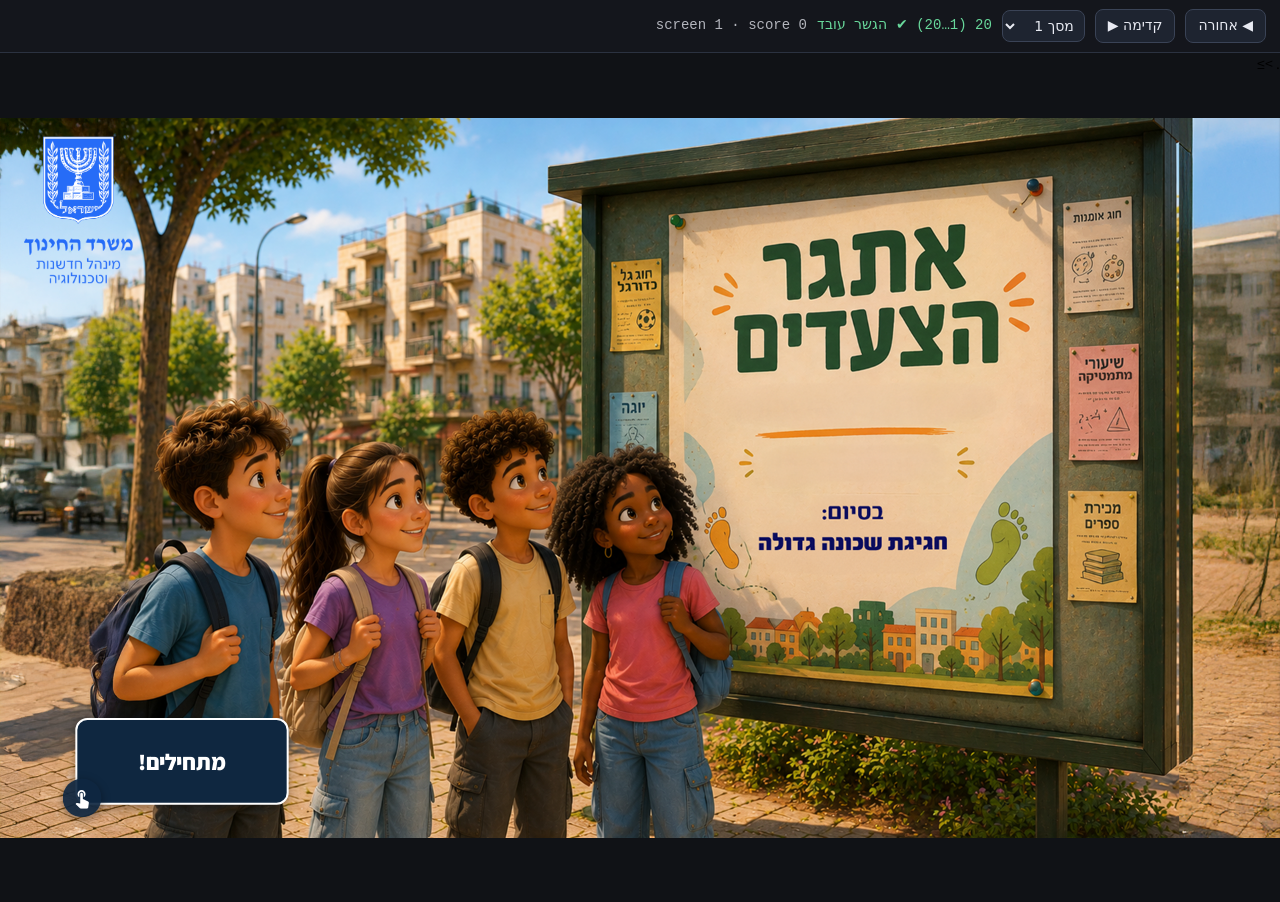
<file: index_dev.html>
<!doctype html>
<html lang="he" dir="rtl"><head><meta charset="utf-8">
<title>previewer — צעדים ומונים</title><style>
 body{margin:0;font:14px/1.4 "Assistant",system-ui,sans-serif;background:#14161c;color:#e8eaf2}
 header{display:flex;gap:10px;align-items:center;padding:9px 14px;border-bottom:1px solid #2b3240;flex-wrap:wrap}
 button{font:inherit;padding:6px 12px;border-radius:8px;border:1px solid #3a4356;background:#1e2430;color:inherit;cursor:pointer}
 button:hover{background:#27303f}
 #status{font-family:ui-monospace,monospace} #status.ok{color:#68d89b} #status.bad{color:#ff9b9b}
 #meta{font-family:ui-monospace,monospace;opacity:.75}
 iframe{width:100%;height:calc(100vh - 51px);border:0;display:block;background:#000}
 select{font:inherit;background:#1e2430;color:inherit;border:1px solid #3a4356;border-radius:8px;padding:6px}
</style></head><body>
<header><button id="prev">&#9664; אחורה</button><button id="next">קדימה &#9654;</button>
<select id="jump"></select><span id="status">ממתין…</span><span id="meta"></span></header>
<iframe id="f" src="index.html"></iframe>
<script>
var EXPECT=20,f=document.getElementById('f'),st=document.getElementById('status'),
    mt=document.getElementById('meta'),jp=document.getElementById('jump'),cur=1,tot=0;
for(var i=1;i<=EXPECT;i++){var o=document.createElement('option');o.value=i;o.textContent='מסך '+i;jp.appendChild(o);}
function send(m){f.contentWindow.postMessage(m,'*');}
function draw(){var ok=tot===EXPECT;
 st.textContent=tot?tot+' (1…'+tot+') '+(ok?'\u2714 הגשר עובד':'\u2718 '+EXPECT+' צפויים'):'לא נטען';
 st.className=tot?(ok?'ok':'bad'):'bad';jp.value=cur;}
window.addEventListener('message',function(e){var d=e.data||{};
 if(!d.type||String(d.type).indexOf('LOMDA_')!==0)return;
 if(d.total)tot=d.total; if(d.screen)cur=d.screen;
 mt.textContent='screen '+cur+' · score '+(d.score||0)+(d.type==='LOMDA_COMPLETE'?' · הושלם':'');
 draw();});
f.addEventListener('load',function(){setTimeout(function(){send({type:'LOMDA_PING'});},60);});
document.getElementById('next').onclick=function(){send({type:'LOMDA_GOTO',screen:Math.min(cur+1,EXPECT)});};
document.getElementById('prev').onclick=function(){send({type:'LOMDA_GOTO',screen:Math.max(cur-1,1)});};
jp.onchange=function(){send({type:'LOMDA_GOTO',screen:Number(jp.value)});};
</script></body></html>
</file>
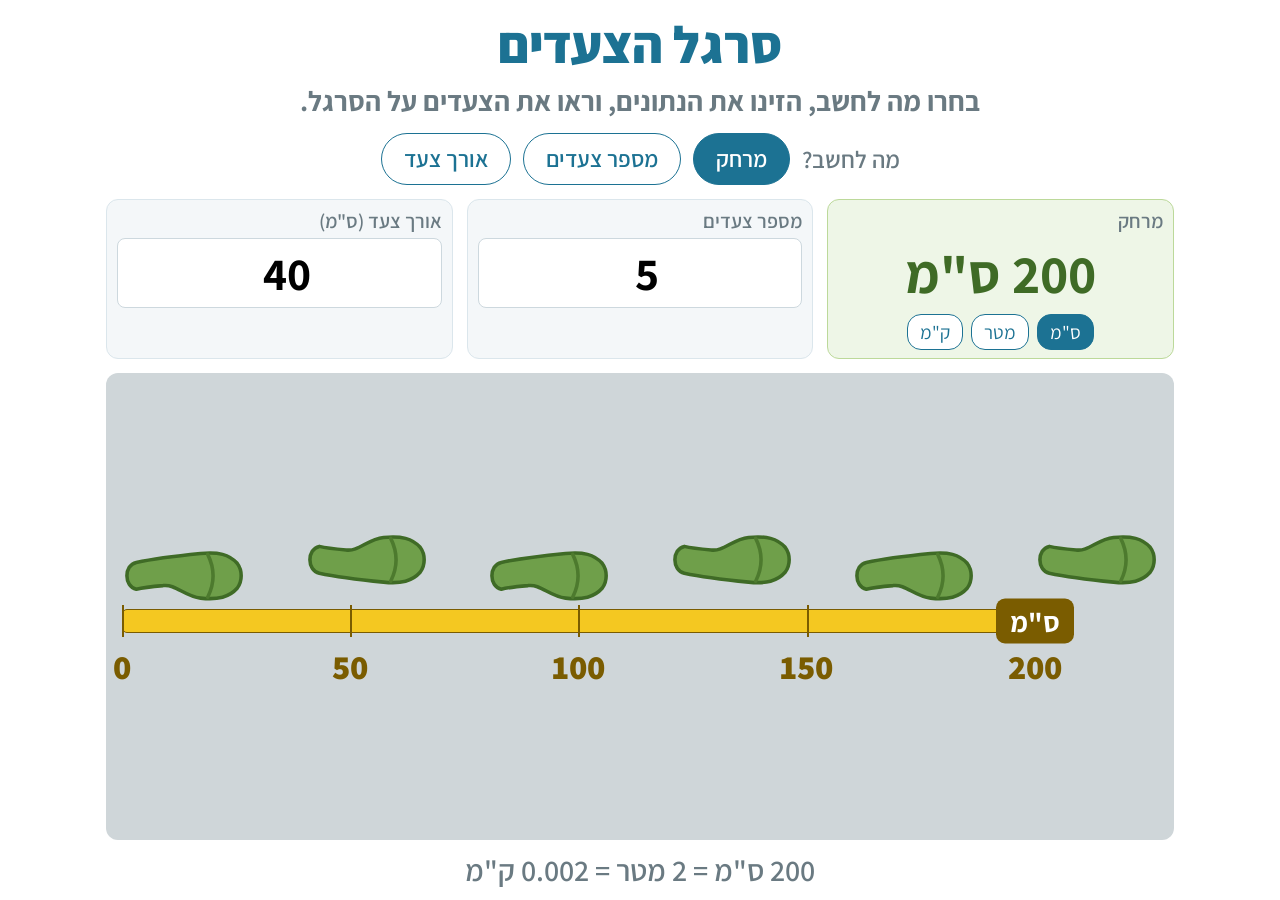
<file: applets/step-ruler.html>
<!DOCTYPE html>
<html lang="he" dir="rtl">
<head>
<meta charset="utf-8">
<meta name="viewport" content="width=device-width, initial-scale=1">
<title>סרגל הצעדים</title>
<link rel="preconnect" href="https://fonts.googleapis.com">
<link href="https://fonts.googleapis.com/css2?family=Assistant:wght@400;600;700&display=swap" rel="stylesheet">
<style>
  :root{ --green:#6f9f4a; --green-d:#3f6b26; --tape:#f4c821; --tape-d:#7a5c00; --ink:#2a2f33; --muted:#6a7a82; --blue:#1c7293; }
  *{box-sizing:border-box;}
  /* overflow:hidden here, not just "make the content fit": this page is always
     embedded (an inline panel or a popup iframe, never its own tab), so a
     scrollbar has nowhere useful to go anyway -- both host boxes (see
     APPLET_INLINE/APPLET_POPUP in design.py) are sized generously enough that
     nothing actually needs to scroll; this just guards against a stray pixel
     of overflow ever showing a scrollbar instead of silently clipping. */
  html,body{height:100%;overflow:hidden;}
  body{margin:0;font-family:'Assistant',Arial,sans-serif;color:var(--ink);background:#fff;}
  .app{max-width:1100px;height:100%;margin:0 auto;padding:10px 16px;display:flex;flex-direction:column;}
  /* The top two lines carry the applet's own title and instructions -- bigger,
     bolder and centred (per request, matching the stem-chem-volume applets'
     own centred .header) rather than sitting left of the panel like body text. */
  h1{font-size:52px;margin:0 0 4px;color:var(--blue);font-weight:800;text-align:center;}
  .sub{margin:0 0 14px;color:var(--muted);font-size:28px;font-weight:700;text-align:center;}
  .modebar{display:flex;align-items:center;justify-content:center;gap:12px;flex-wrap:wrap;margin-bottom:14px;}
  .modebar .lbl{font-size:24px;color:var(--muted);font-weight:600;}
  .modebar button{font-family:inherit;font-size:23px;padding:10px 22px;border:1px solid var(--blue);background:#fff;color:var(--blue);border-radius:26px;cursor:pointer;font-weight:600;}
  .modebar button.active{background:var(--blue);color:#fff;}
  .fields{display:flex;gap:14px;flex-wrap:wrap;margin-bottom:14px;}
  .field{background:#f4f7f9;border:1px solid #dbe6ec;border-radius:12px;padding:8px 10px;flex:1;min-width:180px;}
  .field.result{background:#eef6e7;border-color:#bcd99a;}
  .field label{display:block;font-size:20px;color:var(--muted);margin-bottom:4px;font-weight:600;}
  .field input[type=number]{width:100%;font-size:46px;font-weight:700;padding:4px 6px;border:1px solid #cdd8de;border-radius:8px;text-align:center;font-family:inherit;}
  .field .out{font-size:54px;font-weight:700;color:var(--green-d);text-align:center;padding:0;}
  .field .units{display:flex;gap:8px;margin-top:6px;justify-content:center;}
  .field .units button{font-family:inherit;font-size:19px;padding:5px 12px;border:1px solid var(--blue);background:#fff;color:var(--blue);border-radius:14px;cursor:pointer;}
  .field .units button.active{background:var(--blue);color:#fff;}
  /* Thinner grey mat around the ruler stage than before, trading padding for
     bigger tick-label/unit-badge text (see .ticklbl/.runit below). */
  .stage{background:#cfd6d9;border-radius:12px;padding:6px 10px 14px;margin-bottom:10px;direction:ltr;flex:1;min-height:0;display:flex;}
  .track{position:relative;width:100%;height:180px;margin:auto 0;}
  .print{position:absolute;}
  .print svg{width:100%;height:auto;display:block;overflow:visible;}
  .trail{position:absolute;height:26px;border-radius:13px;background:var(--green);border:3px solid var(--green-d);}
  .traillab{position:absolute;transform:translateX(-50%);font-weight:700;color:var(--green-d);font-size:22px;background:rgba(255,255,255,.8);padding:2px 12px;border-radius:10px;}
  .ruler{position:absolute;height:24px;background:var(--tape);border-radius:5px;border:1px solid var(--tape-d);}
  .tick{position:absolute;width:2px;background:var(--tape-d);}
  .ticklbl{position:absolute;transform:translateX(-50%);font-size:34px;color:var(--tape-d);white-space:nowrap;font-weight:800;}
  .runit{position:absolute;background:var(--tape-d);color:#fff;font-weight:700;font-size:28px;padding:4px 14px;border-radius:9px;white-space:nowrap;transform:translate(-50%,-50%);}
  .equiv{text-align:center;color:var(--muted);font-size:30px;font-weight:600;}
</style>
</head>
<body>
<div class="app">
  <h1>סרגל הצעדים</h1>
  <p class="sub">בחרו מה לחשב, הזינו את הנתונים, וראו את הצעדים על הסרגל.</p>
  <div class="modebar">
    <span class="lbl">מה לחשב?</span>
    <button data-c="dist" class="active">מרחק</button>
    <button data-c="steps">מספר צעדים</button>
    <button data-c="len">אורך צעד</button>
  </div>
  <div class="fields">
    <div class="field" id="fDist">
      <label>מרחק</label>
      <input id="dist" type="number" value="200" min="0">
      <div class="out" id="distOut"></div>
      <div class="units">
        <button data-u="cm" class="active">ס"מ</button>
        <button data-u="m">מטר</button>
        <button data-u="km">ק"מ</button>
      </div>
    </div>
    <div class="field" id="fSteps">
      <label>מספר צעדים</label>
      <input id="steps" type="number" value="5" min="0">
      <div class="out" id="stepsOut"></div>
    </div>
    <div class="field" id="fLen">
      <label>אורך צעד (ס"מ)</label>
      <input id="len" type="number" value="40" min="1">
      <div class="out" id="lenOut"></div>
    </div>
  </div>
  <div class="stage"><div class="track" id="track"></div></div>
  <div class="equiv" id="equiv"></div>
</div>
<script>
  var SOLE="M 16,-15 C 30,-18 58,-22 88,-25 C 108,-27 120,-24 129,-14 C 135,-6 135,6 129,14 C 120,24 108,27 88,25 C 70,23 60,9 46,11 C 34,12 24,13 16,15 C 2,12 2,-12 16,-15 Z";
  var ARCH="M 96,-24 C 104,-8 104,8 96,24";
  function footSVG(flip){
    var inner='<path d="'+SOLE+'" fill="#6f9f4a" stroke="#3f6b26" stroke-width="4" stroke-linejoin="round"/>'+
              '<path d="'+ARCH+'" fill="none" stroke="#4d7a2e" stroke-width="4" stroke-linecap="round"/>';
    if(flip) inner='<g transform="scale(1,-1)">'+inner+'</g>';
    return '<svg viewBox="0 -30 138 60" preserveAspectRatio="xMinYMid meet">'+inner+'</svg>';
  }
  var FOOT_CM=27, VBW=138, VBH=60;
  var ULAB={cm:'ס"מ',m:'מטר',km:'ק"מ'}, UFAC={cm:1,m:100,km:100000};
  var compute='dist', unit='cm';
  var len=document.getElementById('len'), steps=document.getElementById('steps'), dist=document.getElementById('dist');
  var lenOut=document.getElementById('lenOut'), stepsOut=document.getElementById('stepsOut'), distOut=document.getElementById('distOut');
  var fLen=document.getElementById('fLen'), fSteps=document.getElementById('fSteps'), fDist=document.getElementById('fDist');
  var track=document.getElementById('track'), equiv=document.getElementById('equiv');
  var RULER_TOP=96, RULER_H=24, LEFTPAD=6;
  function fmt(n){ if(!isFinite(n)) n=0; return Number(n.toFixed(3)).toLocaleString('he-IL'); }
  function setField(f,inp,out,isResult){
    if(isResult){f.classList.add('result');inp.style.display='none';out.style.display='block';}
    else{f.classList.remove('result');inp.style.display='block';out.style.display='none';}
  }
  function render(){
    var L=Math.max(0,Number(len.value)||0);
    var n=Math.max(0,Math.floor(Number(steps.value)||0));
    var dCm=Math.max(0,(Number(dist.value)||0))*UFAC[unit];
    var totalCm=0,nSteps=0,Lp=L;
    setField(fLen,len,lenOut,compute==='len');
    setField(fSteps,steps,stepsOut,compute==='steps');
    setField(fDist,dist,distOut,compute==='dist');
    if(compute==='dist'){ totalCm=n*L; nSteps=n; Lp=L; distOut.textContent=fmt(totalCm/UFAC[unit])+' '+ULAB[unit]; }
    else if(compute==='steps'){ var sc=L>0?Math.round(dCm/L):0; nSteps=sc; totalCm=dCm; Lp=L; stepsOut.textContent=fmt(sc); }
    else { var lc=n>0?dCm/n:0; nSteps=n; totalCm=dCm; Lp=lc; lenOut.textContent=fmt(lc)+' ס"מ'; }
    draw(nSteps,Lp,totalCm);
    equiv.textContent=fmt(totalCm)+' ס"מ  =  '+fmt(totalCm/100)+' מטר  =  '+fmt(totalCm/100000)+' ק"מ';
  }
  function draw(nSteps,L,totalCm){
    track.innerHTML='';
    if(totalCm<=0){return;}
    var W=track.clientWidth||880;
    // shared scale; reserve one foot-length on the right so the last toe fits and the first heel sits exactly at 0
    var pxPerCm=(W-2*LEFTPAD)/(totalCm+FOOT_CM);
    function xof(cm){return LEFTPAD+cm*pxPerCm;}
    var footPx=FOOT_CM*pxPerCm;
    // ruler bar 0..total
    var r=document.createElement('div'); r.className='ruler';
    r.style.left=xof(0)+'px'; r.style.width=(xof(totalCm)-xof(0))+'px'; r.style.top=RULER_TOP+'px';
    track.appendChild(r);
    // ticks + labels (nice step in the selected unit)
    var total=totalCm/UFAC[unit];
    var raw=total/6, mag=Math.pow(10,Math.floor(Math.log(raw)/Math.LN10)), nn=raw/mag;
    var st=(nn<1.5?1:nn<3?2:nn<7?5:10)*mag;
    for(var v=0; v<=total+1e-9; v+=st){
      var cm=v*UFAC[unit], px=xof(cm);
      var t=document.createElement('div'); t.className='tick'; t.style.left=px+'px'; t.style.top=(RULER_TOP-4)+'px'; t.style.height=(RULER_H+8)+'px'; track.appendChild(t);
      var l=document.createElement('div'); l.className='ticklbl'; l.style.left=px+'px'; l.style.top=(RULER_TOP+RULER_H+11)+'px'; l.textContent=fmt(v); track.appendChild(l);
    }
    var ru=document.createElement('div'); ru.className='runit'; ru.style.left=xof(totalCm)+'px'; ru.style.top=(RULER_TOP+RULER_H/2)+'px'; ru.textContent=ULAB[unit]; track.appendChild(ru);
    // footprints: heel exactly on each cumulative mark 0, L, 2L, ...  (first at 0)
    if(nSteps>0 && L>0 && nSteps<=40 && footPx>=6){
      for(var k=0;k<=nSteps;k++){
        var heelCm=k*L; if(heelCm>totalCm+0.001) break;
        var h=footPx*(VBH/VBW);
        var d=document.createElement('div'); d.className='print';
        d.style.left=xof(heelCm)+'px'; d.style.width=footPx+'px';
        var lift=(k%2? 16:0);
        d.style.top=(RULER_TOP-6-h-lift)+'px';
        d.innerHTML=footSVG(k%2===1);
        track.appendChild(d);
      }
    } else if(nSteps>0){
      var bar=document.createElement('div'); bar.className='trail';
      bar.style.left=xof(0)+'px'; bar.style.width=(xof(totalCm)-xof(0))+'px'; bar.style.top=(RULER_TOP-40)+'px';
      track.appendChild(bar);
      var lab=document.createElement('div'); lab.className='traillab'; lab.style.left=xof(totalCm/2)+'px'; lab.style.top=(RULER_TOP-38)+'px'; lab.textContent=fmt(nSteps)+' צעדים'; track.appendChild(lab);
    }
  }
  [len,steps,dist].forEach(function(el){el.addEventListener('input',render);});
  document.querySelectorAll('.modebar button').forEach(function(b){b.addEventListener('click',function(){
    document.querySelectorAll('.modebar button').forEach(function(x){x.classList.remove('active');});
    b.classList.add('active'); compute=b.dataset.c; render();
  });});
  document.querySelectorAll('.field .units button').forEach(function(b){b.addEventListener('click',function(){
    document.querySelectorAll('.field .units button').forEach(function(x){x.classList.remove('active');});
    b.classList.add('active'); unit=b.dataset.u; render();
  });});
  window.addEventListener('resize',render);
  render();
</script>
</body>
</html>
</file>
<file: styles.css>
/* Generated from design.py — every number there records how it was
   established (PSD bounds confirmed by template-matching the designer's
   own component PNGs against her screenshots). Do not hand-edit. */
:root {
  --ink: #111111;
  --on-dark: #FFFFFF;
  --correct: #58B363;
  --wrong: #C0504D;
  --feedback-bg: #363636;
  --stem-fs: 36px;
  --label-fs: 38px;
  --opt-fs: 34px;
  --fb-fs: 36px;
  --popup-scrim: 0.54;
  --feedback-fill: rgba(4, 4, 4, 0.80);
  --feedback-radius: 22px;
  --radio-ink: #17165B;
  --vctrl-left: 150px;
  --vctrl-right: 150px;
  --vctrl-h: 58px;
  --help-fill: #FFF4C1;
  --help-border: #262626;
  --help-radius: 32px;
  --help-fs: 36px;
  --ribbon-fs: 34px;
  --line-h: 1.390;
}

/*
 * לומדת צעדים ומונים — styles.
 *
 * The :root block above is generated from design.py.
 *
 * Three structural facts:
 *   1. The design is a fixed 1920x1080 stage. Everything is absolutely positioned
 *      in those coordinates and the stage is scaled to the viewport by
 *      script.js/fitStage(). A coordinate taken from the PSD is used verbatim.
 *   2. It is RTL, and in this design FORWARD is on the LEFT, back on the RIGHT.
 *      The עזרה and סרגל צעדים buttons are on the LEFT (PSD x=42) — they are not
 *      mirrored to the right, which is a mistake that is easy to make here.
 *   3. Chrome is the designer's own PNG artwork, not CSS shapes. The buttons carry
 *      their labels baked in; everything the learner reads is live text.
 */

* { box-sizing: border-box; }

html, body {
  margin: 0;
  padding: 0;
  height: 100%;
  background: #101216;
  font-family: "Assistant", "Segoe UI", system-ui, sans-serif;
  overflow: hidden;
}

/* ---- the stage -----------------------------------------------------------
 * Centred with explicit negative margins, not grid alignment: an item LARGER
 * than its container does not reliably centre-overflow, and the scaled stage
 * ended up in a corner with the navigation off-screen.
 */
#stage { position: absolute; inset: 0; overflow: hidden; }

#app {
  position: absolute;
  left: 50%;
  top: 50%;
  width: 1920px;
  height: 1080px;
  margin-left: -960px;
  margin-top: -540px;
  transform-origin: center center;
  background: #1b1d22;
  overflow: hidden;
  direction: rtl;
  color: var(--ink);
}

.screen { position: absolute; inset: 0; display: none; }
.screen.active { display: block; }

/* ---- artwork ------------------------------------------------------------- */
#app img { position: absolute; display: block; }
.art, .ui { pointer-events: none; }

.graphic { position: absolute; overflow: hidden; transition: transform .4s ease; }
.graphic img { position: absolute; }

/* The map shrinks in place (top-left anchored, matching GRAPHIC_BOX's own
   top-left so nothing moves outside the frame) once graded, to free room for
   the feedback panel underneath -- see FEEDBACK_BY_SCREEN in design.py for
   the box this frees up. .55 = GRADED_SHRINK.q5 in
   script.js/check_behaviour.py; keep the two in sync. */
/* translateX per request: top-left-anchored shrinking alone left the shrunk
   map sitting left-aligned with GRAPHIC_BOX's own left edge (141), not
   centred over the feedback panel below it. Panel centre-x = 141 +
   FEEDBACK_BY_SCREEN['q5'][2]/2 = 141+500 = 641; shrunk map width = 1090*.55
   = 599.5, so its left needs to land at 641-599.5/2 = 341.25 -- a 200.25px
   shift right of the unshifted 141. translateX first in the list (applied
   AFTER scale, per CSS's right-to-left composition) so the 200.25px is real
   screen pixels, not scaled-down ones. */
.screen.graded[data-slug="q5"] .graphic { transform: translateX(200.25px) scale(.55); transform-origin: top left; }
/* Per request: .btn-zoom (BTN_ZOOM in design.py) sits at a fixed position
   near the FULL-size map's own top-left corner always -- it doesn't live
   inside .graphic (it's a sibling, so it can stay clickable/undistorted at
   its own resting size the rest of the time), so the transform above never
   touched it, leaving it stranded away from the map's corner once the map
   shrinks. Same transform as the map: matches its own new top-left, and
   scales down with it so it stays in the same proportion to the map instead
   of reading oversized next to a now-smaller map. */
.screen.graded[data-slug="q5"] .btn-zoom { transform: translateX(200.25px) scale(.55); transform-origin: top left; }

/* q7: per request, the chart stays q6's own full size (300,171,737,485 --
   see GRAPHIC_BOX in design.py) while answering, and shrinks only once
   graded, to clear FEEDBACK_BY_SCREEN['q7']'s own top (590) -- unshrunk the
   chart's bottom edge (171+485=656) runs 66px into it. .85 ("shrink it a
   little", not q5's aggressive .55) brings the bottom edge to
   171+485*.85=583, clearing it with a small margin. Top-left anchored, no
   translateX needed: the request was just to shrink in place, not recentre.
   .btn-zoom is a sibling of .graphic (not nested in it), same as q5's, so it
   needs the same transform repeated to shrink and stay on the chart's
   corner instead of stranding at full size. */
.screen.graded[data-slug="q7"] .graphic { transform: scale(.85); transform-origin: top left; }
.screen.graded[data-slug="q7"] .btn-zoom { transform: scale(.85); transform-origin: top left; }

@media (prefers-reduced-motion: reduce) {
  .graphic { transition: none; }
}

/* שאלה 1's ruler diagrams: live text over the shared ruler.png + each screen's
   own overlay art. Positions come pre-computed in pixels (build_lomda.py's
   ruler_graphic(), from design.py's RULER_DIAGRAMS), not percentages, because
   the scale is uniform (same factor for x and y) rather than the non-uniform
   per-axis stretch שאלה 5's map needs. */
.ruler-label {
  position: absolute;
  font-weight: 800;
  color: #111;
  white-space: nowrap;
  direction: rtl;
}

.ruler-label-seg, .ruler-label-tick, .ruler-label-tick2, .ruler-label-box {
  transform: translate(-50%, -50%);
  text-align: center;
}

.ruler-label-unit, .ruler-label-unit2 { transform: translateY(-50%); }


/* ---- hit targets --------------------------------------------------------
 * A button is a transparent hit area with the designer's PNG inside it, so the
 * artwork stays pixel-exact while the control keeps real button semantics.
 */
.hit {
  position: absolute;
  padding: 0;
  border: 0;
  background: none;
  cursor: pointer;
  z-index: 20;
}

.hit .inner { position: absolute; inset: 0; width: 100%; height: 100%; }
.hit:focus-visible { outline: 4px solid #299FD4; outline-offset: 4px; border-radius: 12px; }

@media (prefers-reduced-motion: no-preference) {
  .hit { transition: transform .1s ease; }
  .hit:hover { transform: scale(1.04); }
}

/* Every question screen's own text/controls float in exactly like a narration
   bubble does (same resting state, same transition, same .in trigger added in
   goTo() in script.js) -- "float in" was previously only the bubbles on story
   and video screens; a question screen has no bubble, so its own text and
   options just appeared static the moment the screen switched on. */
.q-label, .q-stem, .opt, .answer {
  opacity: 0;
  transform: translateY(-24px);
  transition: opacity .5s ease, transform .5s ease;
}

.q-label.in, .q-stem.in, .opt.in, .answer.in { opacity: 1; transform: translateY(0); }

@media (prefers-reduced-motion: reduce) {
  .q-label, .q-stem, .opt, .answer { transition: none; }
}

/* ---- question text ------------------------------------------------------
 * right:131 puts the text's right edge at x=1789, inside the frame (which ends
 * at x=1819). right:70 would put it outside the frame entirely.
 */
.q-label {
  position: absolute;
  z-index: 15;
  font-size: var(--label-fs);
  font-weight: 700;
  white-space: nowrap;
}

.q-stem {
  position: absolute;
  z-index: 15;
  font-size: var(--stem-fs);
  font-weight: 600;
  line-height: var(--line-h);
}

.q-stem div { white-space: nowrap; }
/* the narrow right-hand column on the chart and map screens */
.q-stem.wrap div { white-space: normal; }
.q-stem div:last-child { font-weight: 700; }

/* ---- numeric answer ----------------------------------------------------- */
.answer {
  position: absolute;
  z-index: 15;
  display: flex;
  align-items: center;
  gap: 16px;
  font-size: var(--stem-fs);
  font-weight: 600;
  white-space: nowrap;
}

.answer .slot { position: relative; display: block; flex: none; }
.answer .slot .ui { inset: 0; width: 100%; height: 100%; }

.q-input {
  position: absolute;
  inset: 0;
  width: 100%;
  height: 100%;
  border: 0;
  background: transparent;
  text-align: center;
  font: 700 38px "Assistant", sans-serif;
  color: var(--ink);
  direction: ltr;
}

.q-input:focus-visible { outline: 3px solid #299FD4; outline-offset: 2px; }

/* The feedback screen shows the learner's OWN answer as a filled pill: green when
   correct, red when not, white text either way, with a tick or cross beside it.
   Neutral grey until graded, which is what you see landing here without answering. */
.answer .pill {
  position: absolute;
  inset: 0;
  display: none;
  place-items: center;
  border-radius: 16px;
  background: #E4E4E8;
  color: var(--ink);
  font: 700 38px "Assistant", sans-serif;
  direction: ltr;
}

.screen.graded .answer .pill { display: grid; }
.answer.is-correct .pill { background: var(--correct); color: var(--on-dark); }
.answer.is-wrong .pill { background: var(--wrong); color: var(--on-dark); }

/* a vector tick/cross beside the 70px-tall answer box -- see mark_icon() in
   build_lomda.py for why this replaced the old raster (16x14/35x32, stretched
   to this size, visibly pixelated). Colour comes from currentColor. */
#app .answer .mark { position: relative; display: none; flex: none; height: 44px; }
#app .answer .mark.ok { width: 50px; color: var(--correct); }
#app .answer .mark.no { width: 48px; color: var(--wrong); }
#app .answer.is-correct .mark.ok { display: block; }
#app .answer.is-wrong .mark.no { display: block; }

/* ---- options ------------------------------------------------------------ */
.opt {
  position: absolute;
  z-index: 15;
  display: flex;
  align-items: center;
  gap: 14px;
  font-size: var(--opt-fs);
  font-weight: 600;
  cursor: pointer;
  white-space: nowrap;
}

/* appearance:none defensively: the input is already zero-size/opacity:0 so no
   native control should paint at all, but some browser/OS/a11y combinations
   still force a minimum native checkbox indicator through regardless --
   belt-and-suspenders against that, not something reproduced here. */
.opt input { position: absolute; opacity: 0; width: 0; height: 0; appearance: none; -webkit-appearance: none; }

/* A sentence-length option wraps inside its measured column. The dot (which
   the mark now lives inside, rather than beside as a separate icon) sits
   against the first line rather than centring on the whole block. */
.opt.wrap { align-items: flex-start; white-space: normal; }
.opt.wrap .dot { margin-top: 8px; }
/* Checkboxes (multi-select, e.g. q2b) nudged further down than the 8px above
   per a later request -- 8px sat a little high of the first line's own
   baseline. Scoped to checkboxes since only those were flagged; q7's own
   wrapped radio dots keep the base 8px. */
.opt.wrap input[type="checkbox"] ~ .dot { margin-top: 14px; }
.opt.wrap .txt { display: block; }

/* radio_buttons.png is 19x70 and holds TWO IDENTICAL rings — not an
   unselected/selected pair, which is what the sprite-slide here assumed. So the
   ring is drawn from the top 19px of the artwork and the selected state is a fill
   in the ring's own colour, which is what the design asks for. */
.opt .dot {
  position: relative;
  width: 19px;
  height: 19px;
  flex: none;
  overflow: hidden;
}

.opt .dot img { position: absolute; left: 0; top: 0; width: 19px; height: 70px; }

/* inset:0 (not the ring's own measured 4px hole) deliberately covers the ring
   artwork completely, outer band and all -- at inset:1px the fill matched the
   ring's colour over its inner edge fine (both navy), but left the ring's
   OUTERMOST 1px uncovered; invisible against navy-on-navy, but a visible thin
   navy rim once feedback recolours the fill green/red (a colour the ring
   itself never is). Covering the whole dot, not just its hole, is correct
   either way -- the ring's only job is showing an EMPTY circle, which is moot
   once it is filled. */
.opt .dot .fill {
  position: absolute;
  inset: 0;
  border-radius: 50%;
  background: var(--radio-ink);
  opacity: 0;
}

.opt input:checked ~ .dot .fill { opacity: 1; }

/* A checkbox reads better as a filled square than a dot. Keyed off the input
   TYPE, not :checked -- the graded feedback fill (.was-right/.was-picked
   below) recolours a checkbox that may no longer be :checked (a correct
   option the learner didn't pick), and needs the same square shape or it
   reverts to the round default and no longer matches the square ring drawn
   below. */
/* 0, not a slight round like 3px -- per repeated request (q2b/screen 8,
   q5/screen 14) even a modest round read as "still round" against the fully
   square ring drawn below.
   inset:-2px (not the base rule's inset:0): the actual bug behind all of
   that, found at last -- inset:0 sits the fill INSIDE the checkbox's own
   2px border (the border box is bigger than the padding box it resolves
   against), so the border ring stayed visible as a mismatched-colour frame
   around the fill the moment it recoloured for a pick or a graded right/
   wrong, on every single test, in every screenshot. -2px (matching the
   border's own width) extends the fill out OVER the border instead of
   stopping short of it, the same way the radio ring image (comment above)
   never had this problem: that image already fills the WHOLE dot box, no
   border sitting outside it to leave uncovered. */
.opt input[type="checkbox"] ~ .dot .fill { border-radius: 0; inset: -2px; }

/* A checkbox question (multi-select, e.g. שאלה 2ב/5) drew a ROUND ring
   (radio_buttons.png, shared with every single-select question) around a
   square fill once selected -- a mismatch the moment the fill appeared. Drawn
   as a plain square border instead of the ring artwork for checkboxes only;
   `~` reaches .dot because it is the input's own next sibling. #app prefix:
   #app img {display:block} (an ID selector) otherwise beats this class-only
   rule on specificity regardless of source order, so the ring stayed visible
   despite display:none here. */
#app .opt input[type="checkbox"] ~ .dot img { display: none; }
/* overflow:visible, overriding .dot's own overflow:hidden (needed elsewhere to
   crop the radio sprite, moot here since the sprite is display:none above):
   .dot sizes itself with border-box, so its 2px border sits INSIDE the same
   19x19 box as .fill's inset:-2px target -- but overflow:hidden clips a child
   at the padding edge regardless, cutting the -2px extension off before it
   ever reaches the border strip. That silently undid the inset:-2px fix for
   checkboxes specifically (radios have no border to cover, so it never showed
   there) and was the actual reason the frame kept reappearing across repeated
   reports despite the geometry above being correct on paper. */
.opt input[type="checkbox"] ~ .dot { border: 2px solid var(--radio-ink); border-radius: 0; overflow: visible; }

/* Feedback recolours the same fill instead of leaving it navy -- green+check for
   every correct option (whether or not the learner picked it, so a wrong guess
   still reveals which one was right), red+cross for a wrong pick. Matches the
   כימיה 1 reference: the mark lives INSIDE the dot, not as an icon beside it. */
.opt.was-right .dot .fill { background: var(--correct); opacity: 1; }
.opt.was-picked:not(.was-right) .dot .fill { background: var(--wrong); opacity: 1; }

/* the glyphs sit centred inside the 19px dot, over the fill -- white so they
   read against the green/red, sized to leave a visible ring of fill colour
   around them rather than filling the whole dot. */
.opt .mark {
  position: absolute;
  inset: 4px;
  display: none;
  color: var(--on-dark);
  pointer-events: none;
}

/* A checkbox's .dot carries a 2px border (unlike a radio's borderless ring
   artwork), and border-box sizing means that border eats into the SAME box
   the mark's "inset:4px" above is measured against -- so on a checkbox the
   glyph rendered at barely 7px square instead of the radio's 11px, reading as
   much fainter even though both are the same SVG at the same font-size.
   2px (not 4px) compensates for exactly that border, restoring the same 11px
   glyph size as a radio's mark. */
.opt input[type="checkbox"] ~ .dot .mark { inset: 2px; }

.opt.was-right .mark.ok { display: block; }
.opt.was-picked:not(.was-right) .mark.no { display: block; }
.opt input:disabled ~ .txt { opacity: .9; }
/* :focus-within alone would ring the pill for the *programmatic* focus() that
   goTo() sets on the first option after every screen change (see script.js),
   showing a blue frame nobody asked for on plain mouse/touch use. :has(:focus-
   visible) only matches when the browser's own heuristic says this focus came
   from keyboard navigation, matching every other focus ring in this file. */
.opt:has(input:focus-visible) { outline: 3px solid #299FD4; outline-offset: 6px; border-radius: 8px; }

/* ---- drag chain --------------------------------------------------------- */
.cell {
  position: absolute;
  width: 126px;
  height: 101px;
  z-index: 14;
  padding: 0;
  border: 0;
  background: none;
}

.cell img { position: absolute; inset: 0; width: 100%; height: 100%; }

.cell .val {
  position: absolute;
  inset: 0;
  display: grid;
  place-items: center;
  font: 700 30px "Assistant", sans-serif;
  color: var(--on-dark);
  z-index: 1;
}

.cell > span:not(.val) {
  position: absolute;
  inset: 0;
  display: grid;
  place-items: center;
  font: 700 30px "Assistant", sans-serif;
  color: var(--on-dark);
  z-index: 1;
}

.cell.slot-cell { cursor: pointer; }
.cell.slot-cell .val { color: var(--ink); }
/* An empty slot shows the light box (its own default); a filled one swaps to
   the SAME dark box a token itself is, so a filled slot reads as "this is now
   one of the dark blocks", not as if it were still an empty white one with
   text dropped on top. #app prefix on the two display:none rules: #app img
   {display:block} (an ID selector) otherwise beats them on specificity
   regardless of source order -- same fix as the checkbox ring and
   hide-when-graded elsewhere in this file -- which is why an empty slot was
   showing dark (the filled-art image, never actually hidden) instead of the
   light box underneath it. */
#app .slot .filled-art { display: none; }
#app .slot[data-filled] .empty-art { display: none; }
.slot[data-filled] .filled-art { display: block; }
/* The same Chrome text-paint glitch already hit on שאלה 5's map labels: text
   over a background that only just became visible via a toggled SIBLING's
   display:block (rather than the text's own element) sometimes never gets
   painted, with a completely correct DOM/computed-style otherwise --
   opacity:.999 alone (the map labels' own fix) did not fix this one.
   What did, there and here: giving the text's own element an actual
   background, painted in the dark box's own colour (#17165B, sampled
   directly from slide17_dark_rectangle.png) so it costs nothing visually.
   border-radius (measured off slide17_dark_rectangle.png's own corner curve,
   ~18-19px in its 123x99 native size -- 20px here errs slightly larger, safe
   since both are the same colour, so a fraction of a px of the image peeking
   through at the curve is invisible) matches that art's rounded corners --
   without it this background is a plain square and visibly squares off the
   art's own rounded corners once filled. */
.slot[data-filled] .val { color: var(--on-dark); background: #17165B; border-radius: 20px; }
/* Per request: once graded, the leftover (never-dragged) tokens animate up
   to the column BANK_GRADED_X/Y0/PITCH in design.py describes, out of the
   feedback panel's way -- showResult()'s drag branch in script.js just
   changes left/top on them; this transition is what makes that a visible
   slide instead of an instant jump. Left off .cell generally since options/
   slots/other cells never move via left/top after being placed. */
.cell.token { cursor: grab; transition: left .6s ease, top .6s ease; }
.cell.token.picked { outline: 5px solid #299FD4; outline-offset: 3px; border-radius: 18px; }
/* Dragged into a slot: gone from the bank entirely, not just dimmed -- a
   used token has nothing left to do there. */
.cell.token.used { display: none; }
.cell:focus-visible { outline: 4px solid #299FD4; outline-offset: 3px; border-radius: 18px; }

/* Per-slot graded state (per request): a small coloured check/X badge above
   each slot (there is no ring to draw the mark inside, unlike .opt's dot, so
   it gets its own circular backdrop) plus the slot's own fill recoloured
   green/red -- same mechanism as .slot[data-filled] .val's navy background
   above, just a different colour, and it wins on specificity (4 selectors
   vs. that rule's 3) without needing an #app prefix. */
.slot-cell .mark {
  position: absolute;
  left: 50%;
  top: -38px;
  transform: translateX(-50%);
  width: 32px;
  height: 32px;
  box-sizing: border-box;
  padding: 6px;
  border-radius: 50%;
  color: var(--on-dark);
  display: none;
  z-index: 16;
  box-shadow: 0 3px 10px rgba(0, 0, 0, .3);
}
.slot-cell.is-correct .mark.ok { display: block; background: var(--correct); }
.slot-cell.is-wrong .mark.no { display: block; background: var(--wrong); }
.slot-cell.is-correct[data-filled] .val { background: var(--correct); }
.slot-cell.is-wrong[data-filled] .val { background: var(--wrong); }

/* The two-stage drag reveal (per request, same idea as stem-chem-volume's
   own "זו טעות, לחצו כאן..." flow): a wrong answer shows this short prompt
   first, with the full worked explanation (.fb-body's own <p>s) hidden --
   script.js's own text stays out of it per this project's "every string the
   learner reads is already static markup" rule (see script.js's own top
   comment), so both states are baked in at build time and it only toggles
   which one is visible. */
/* .fb-reveal is a SIBLING of .fb-body, not a child (see feedback() in
   build_lomda.py), so it does not inherit .fb-body's own font-size/color/
   alignment -- restated here to match rather than falling back to the
   browser default 16px. */
.fb-reveal {
  display: none;
  /* 0, not 10px, per request -- sits right below .fb-head's own "זו טעות"
     (which still carries its own 4px margin-bottom below). */
  margin-top: 0;
  font-size: var(--fb-fs);
  font-weight: 600;
  color: var(--on-dark);
  text-align: center;
}
.fb-panel.needs-reveal .fb-body p { display: none; }
.fb-panel.needs-reveal .fb-reveal { display: block; }
.fb-reveal-link {
  color: inherit;
  font-weight: 800;
  text-decoration: underline;
  cursor: pointer;
}

/* ---- the graded state --------------------------------------------------
 * Feedback is a state of the question screen, not a screen of its own. Answering
 * adds `.graded` to the section, which reveals the panel, swaps in the worked
 * answer diagram where the deck draws one, and hides צדקתי — the design's feedback
 * state has no submit button, so the question locks once checked.
 */
.screen .fb-panel { display: none; }
.screen.graded .fb-panel { display: block; }
.screen .graphic.dia-ans { display: none; }
.screen.graded .graphic.dia-ans { display: block; }
.screen.graded .graphic.dia-q { display: none; }
/* An auto-discovered PSD art layer (not a GRAPHIC_BOX diagram, so not
   .graphic.dia-q/-ans above) hidden once graded on the screens design.py's
   HIDE_ART_WHEN_GRADED lists, freeing its box for the feedback panel
   (FEEDBACK_BY_SCREEN in design.py) instead -- e.g. q3's watch photo. #app
   prefix: #app img {display:block} (an ID selector) otherwise beats this
   class-only rule on specificity regardless of source order -- same fix as
   the checkbox ring below. */
#app .screen.graded img.hide-when-graded { display: none; }
/* Submit only appears once there is something to submit -- script.js's
   updateSubmitVisibility() toggles has-answer as the learner types/picks/
   fills every slot. !important because graded (once checked, the question
   locks and shows feedback instead) must always win over has-answer, and the
   two rules would otherwise tie on specificity depending on source order. */
.btn-check { display: none; }
.screen.has-answer .btn-check { display: block; }
.screen.graded .btn-check { display: none !important; }

/* ---- feedback panel ----------------------------------------------------- */
.feedback {
  position: absolute;
  z-index: 18;
  background: var(--feedback-fill);
  border-radius: var(--feedback-radius);
}

.feedback .fb-body {
  position: relative;
  z-index: 1;
  padding: 20px 28px;
  color: var(--on-dark);
  font-size: var(--fb-fs);
  font-weight: 600;
  line-height: 1.35;
  text-align: center;
}

.feedback .fb-body p { margin: 0 0 2px; }

/* q3's feedback text enlarged to 35px (vs the shared 36px --fb-fs everywhere
   else -- an intentional 1px under it, not a rounding slip) per request, now
   that HIDE_ART_WHEN_GRADED/FEEDBACK_BY_SCREEN['q3'] in design.py give it
   the watch photo's own box to sit in instead of the small default one. */
.screen[data-slug="q3"] .feedback .fb-body { font-size: 35px; }
/* Same idea for q4's own new box (FEEDBACK_BY_SCREEN['q4'] in design.py) --
   .fb-reveal included since it needs the same size and does not inherit it
   from .fb-body (see .fb-reveal's own comment). */
.screen[data-slug="q4"] .feedback .fb-body,
.screen[data-slug="q4"] .feedback .fb-reveal { font-size: 35px; }
/* q4's 8 rows (per request, one <p> per row -- see the explanation text in
   content.json) at 35px and the shared 1.35 line-height/20px padding need
   485px, but only 459px is actually clear between the chain cells above
   (bottom edge 487) and the frame's own inner bound (946) -- see
   FEEDBACK_BY_SCREEN['q4'] in design.py for the full math. Tightened here
   instead of shrinking the 35px font itself, which was the explicit ask. */
.screen[data-slug="q4"] .feedback .fb-body { padding-top: 10px; padding-bottom: 10px; line-height: 1.3; }

/* Run the lines together when the panel has no room for one line per deck line.
   script.js turns this on only after the roomier layout has been tried. */
.feedback .fb-body.reflow p { display: inline; margin: 0; }
.feedback .fb-body.reflow p + p::before { content: " "; }
.feedback .fb-head { display: block; font-weight: 700; margin-bottom: 4px; }
.feedback.is-correct .fb-head { color: #8FE3A8; }
.feedback.is-wrong .fb-head { color: #FFB4B4; }
.feedback.is-neutral .fb-head { display: none; }

/* ---- narration ribbon --------------------------------------------------- */
.ribbon-text {
  position: absolute;
  z-index: 15;
  font-size: var(--ribbon-fs);
  font-weight: 600;
  line-height: 1.34;
}

.ribbon-text p { margin: 0 0 4px; }

.ribbon-fallback {
  position: absolute;
  z-index: 10;
  background: #fff;
  border-bottom-left-radius: 42px;
  border-bottom-right-radius: 42px;
  box-shadow: 0 6px 18px rgba(0, 0, 0, .28);
}

/* ---- popups -------------------------------------------------------------
 * The panel dims behind an open popup, at the measured opacity. Only the panel:
 * the photo and the progress bar stay as they are, which is what the design does.
 */
.scrim {
  position: absolute;
  z-index: 30;
  background: #000;
  opacity: 0;
  pointer-events: none;
}

.screen.popup-open .scrim { opacity: var(--popup-scrim); }

@media (prefers-reduced-motion: no-preference) {
  .scrim { transition: opacity .15s ease; }
}

/* inset:0 gives every popup a DEFINITE 1920x1080 containing block. The help
 * popup used to rely on its own explicit width/height for this (the fixed
 * bitmap it drew), and lost that once the cream box became a shrink-to-fit
 * child sized to its own content instead -- without a sized ancestor, a nested
 * shrink-to-fit box's available width is ambiguous, and it rendered far wider
 * than its own max-width, running the box hundreds of pixels past the frame.
 * The ruler popup keeps its own inline left/top/width/height, which simply
 * overrides this by specificity, so it is unaffected. */
.popup { position: absolute; inset: 0; display: none; z-index: 40; }
.popup.open { display: block; }

/* The cream body is drawn and sized to its own content -- a fixed bitmap forced
 * every help text into the SAME box regardless of length, so a one-line answer
 * sat in a needlessly huge bubble while a five-line one had to shrink to 17px to
 * fit at all. left/top/max-width come from design.py on the element itself; the
 * box is otherwise unsized, so it shrink-to-fits its content up to that max width
 * and wraps within it -- exactly "wrap around the text" rather than the other
 * way around. It shares .ribbon-bubble with every other narration bubble in the
 * unit, so it floats in the same way on open. */
/* Left padding is deliberately asymmetric (62px vs 30px on the right): the ×
 * disc sits at a FIXED position (BTN_HELP) that overlaps the box's own left
 * edge by 45px, because HELP_BOX_LEFT was kept from the old baked composition,
 * where the artist could always draw the text clear of that overlap by eye.
 * This box shrink-to-fits its own content instead, so a short help text (one
 * line, minimal width) put its own left EDGE -- text and all -- right under
 * the disc, which sits above it (z-index 15 vs 13) and simply hid the glyphs
 * that landed there. Padding that clears the full overlap, regardless of how
 * narrow the box gets, keeps the disc over empty padding every time instead. */
.help-box {
  padding: 22px 30px 22px 62px;
  background: var(--help-fill);
  border: 8px solid var(--help-border);
  border-radius: var(--help-radius);
}

.popup.help .help-text {
  font-size: var(--help-fs);
  font-weight: 600;
  line-height: 1.3;
  color: #1A1A1A;
  text-align: right;
}

.popup.help .help-text p { margin: 0 0 6px; }
.popup.help .help-text p:last-child { margin-bottom: 0; }

/* Opening help hides the עזרה button and draws the × in its place -- the shared
 * close_applet_button.png art, sized to the button it is standing in for.
 * aria-expanded is already maintained by togglePopup, so it doubles as the
 * state selector. */
#app .btn-help[aria-expanded="true"] { display: none; }

.popup.help .help-close {
  z-index: 15;             /* above .help-box (13): the box tucks partly under it */
}

.popup.ruler {
  background: #fff;
  border: 6px solid #17165B;
  border-radius: 28px;
  padding: 16px;
}

.popup.ruler iframe { width: 100%; height: 100%; border: 0; border-radius: 14px; }

/* Every × close control in the unit (help, ruler, score, zoom) is this same
 * close_applet_button.png art -- just a hit area sized/positioned to match,
 * with the image filling it via .inner (same pattern as .hit .inner below). */
.popup-close {
  position: absolute;
  padding: 0;
  border: 0;
  background: none;
  cursor: pointer;
  z-index: 3;
}

.popup-close .inner, .score-close .inner, .zoom-close .inner {
  position: absolute;
  inset: 0;
  width: 100%;
  height: 100%;
}

.popup-close:focus-visible { outline: 4px solid #299FD4; outline-offset: 3px; }

/* A subtle drop shadow, not a heavy outline: the 5px navy border read as a second
   frame competing with the question panel it sits inside. */
.applet-inline {
  position: absolute;
  z-index: 14;
  border: 0;
  border-radius: 18px;
  overflow: hidden;
  background: #fff;
  box-shadow: 0 3px 14px rgba(17, 22, 60, .22);
  transition: transform .4s ease;
}

.applet-inline iframe { width: 100%; height: 100%; border: 0; }

/* q2a used to shrink its applet in place once graded (scale(.8827), matching
   APPLET_GRADED_SCALE in script.js/check_behaviour.py) to free room for the
   feedback panel stacked underneath it. Per a later request the applet no
   longer shrinks -- it stays the same size as the question state -- since the
   feedback panel now sits beside it (FEEDBACK_BY_SCREEN["q2a"] in design.py)
   rather than underneath it, so there is nothing left to make room for. */
/* q2b has no room for even a shrunk applet once its own four wrapped options
   and their feedback take their space -- hidden entirely once graded, its
   full footprint handed to the feedback panel instead. */
.screen.graded[data-slug="q2b"] .applet-inline { display: none; }

@media (prefers-reduced-motion: reduce) {
  .applet-inline { transition: none; }
}

/* ---- zoom --------------------------------------------------------------- */
.zoom-overlay {
  position: absolute;
  inset: 0;
  display: none;
  place-items: center;
  background: rgba(0, 0, 0, .74);
  z-index: 50;
  cursor: zoom-out;
}

.zoom-overlay.open { display: grid; }

/* Half-overlapping the image's own top-left corner (a common "badge" close
   position) -- .zoom-map (below) is a wrapper build_lomda.py sizes in PIXELS to
   exactly the "contain within 88% of the stage" box every zoomed diagram uses,
   so it hugs the image precisely; a percentage-sized img directly inside an
   inline-block wrapper was tried first, but the wrapper's own auto height made
   it an indefinite containing block, which silently resolves percentage
   max-height to "none" -- the image then rendered at its raw file size instead
   of 88% of the stage. z-index above the image so the button is always
   clickable regardless of draw order. */
.zoom-close {
  position: absolute;
  left: 0;
  top: 0;
  transform: translate(-35%, -35%);
  z-index: 2;
  padding: 0;
  border: 0;
  background: none;
  cursor: pointer;
}

/* The wrapper every zoomed diagram uses, sized in pixels at build time to the
   same "contain within 88% of the stage" box a bare img would size itself to
   -- .zoom-close (above) anchors to its top-left corner, and שאלה 5's live
   labels (not baked into that one bitmap) need a sized container to sit in. */
.zoom-map { position: relative; }
.zoom-map img { position: absolute; inset: 0; width: 100%; height: 100%; }

/* ---- video -------------------------------------------------------------- */
.video-slot {
  position: absolute;
  inset: 0;
  z-index: 15;
  display: grid;
  place-items: center;
  align-content: center;
  gap: 20px;
}

.video-slot .play {
  position: relative;
  width: 200px;
  height: 200px;
  z-index: 20;
}

.video-slot .caption {
  position: relative;
  font: 700 34px "Assistant", sans-serif;
  color: var(--on-dark);
  text-shadow: 0 2px 12px rgba(0, 0, 0, .75);
  text-align: center;
  margin: 0;
}

/* ---- score -------------------------------------------------------------- */
.score-overlay {
  position: absolute;
  inset: 0;
  display: none;
  place-items: center;
  background: rgba(0, 0, 0, .6);
  z-index: 60;
}

.score-overlay.open { display: grid; }

.score-card {
  position: relative;
  width: 900px;
  background: #FCFCFC;
  border: 7px solid #000;
  border-radius: 40px;
  padding: 54px 60px;
  font-size: 40px;
  font-weight: 600;
  text-align: center;
}

.score-card p { margin: 0 0 12px; }
.score-card .big { font-size: 60px; font-weight: 700; }

.score-close {
  position: absolute;
  padding: 0;
  border: 0;
  background: none;
  cursor: pointer;
}

/* ---- nudge -------------------------------------------------------------- */
.nudge {
  position: absolute;
  left: 278px;
  top: 892px;
  width: 470px;
  z-index: 25;
  opacity: 0;
  transition: opacity .18s ease;
  font-size: 26px;
  font-weight: 600;
  color: #A32828;
  background: #fff;
  border-radius: 12px;
  padding: 8px 14px;
  pointer-events: none;
}

.nudge.show { opacity: 1; }

@media (prefers-reduced-motion: reduce) {
  .nudge, .hit { transition: none; }
}

/* ---- title splash (screen 1) --------------------------------------------- */
.start-btn {
  position: absolute;
  z-index: 20;
  border-radius: 18px;
  background: #0f2740;
  color: #fff;
  border: 3px solid #fff;
  font-family: "Assistant", sans-serif;
  font-weight: 800;
  cursor: pointer;
  box-shadow: 0 6px 16px rgba(0, 0, 0, .35);
}

.start-btn:hover { background: #1d4a72; }
.start-btn:focus-visible { outline: 4px solid #299FD4; outline-offset: 4px; }

/* a pulsing tap cue, so the one interactive thing on an otherwise static screen
   reads as interactive at a glance */
.start-btn::after {
  content: '';
  position: absolute;
  z-index: 21;
  pointer-events: none;
  left: -22px;
  bottom: -22px;
  width: 58px;
  height: 58px;
  border-radius: 50%;
  background: rgba(15, 39, 64, .92) url("data:image/svg+xml,%3Csvg xmlns='http://www.w3.org/2000/svg' viewBox='0 0 24 24' fill='white'%3E%3Cpath d='M9 11.24V7.5C9 6.12 10.12 5 11.5 5S14 6.12 14 7.5v3.74c1.21-.81 2-2.18 2-3.74C16 5.01 13.99 3 11.5 3S7 5.01 7 7.5c0 1.56.79 2.93 2 3.74zm9.84 4.63l-4.54-2.26c-.17-.07-.35-.11-.54-.11H13v-6C13 6.67 12.33 6 11.5 6S10 6.67 10 7.5v10.74l-3.43-.72c-.08-.01-.15-.03-.24-.03-.31 0-.59.13-.79.33l-.79.8 4.94 4.94c.27.27.65.44 1.06.44h6.79c.75 0 1.33-.55 1.44-1.28l.75-5.27c.01-.07.02-.14.02-.2 0-.62-.38-1.16-.92-1.38z'/%3E%3C/svg%3E") center/32px no-repeat;
  box-shadow: 0 4px 14px rgba(0, 0, 0, .4);
  animation: start-tap-pulse 1.3s ease-in-out infinite;
}

@keyframes start-tap-pulse {
  0%, 100% { transform: scale(1); }
  50% { transform: scale(1.18); }
}

@media (prefers-reduced-motion: reduce) {
  .start-btn::after { animation: none; }
}

/* ---- video screens (real <video>) -----------------------------------------
 * Full-bleed, edge to edge -- no white question panel, matching how the video
 * screens read in the sibling כימיה project.
 */
/* z-index explicit (not auto/0) so it always paints above a screen's own
   background art layers (z>=2) regardless of DOM order -- without this the
   video was only ever audible, never visible, on video_alon/video_roni. */
.videoscreen { position: absolute; inset: 0; z-index: 5; background: #000; overflow: hidden; }
.video-el { position: absolute; inset: 0; width: 100%; height: 100%; object-fit: cover; }

.video-play {
  position: absolute;
  z-index: 12;
  border-radius: 50%;
  background: rgba(15, 39, 64, .86);
  color: #fff;
  font-size: 60px;
  line-height: 1;
  display: flex;
  align-items: center;
  justify-content: center;
  padding-left: 10px;
  box-shadow: 0 12px 34px rgba(0, 0, 0, .45);
  /* play_video_button.png (the .inner img filling this button, see
     .hit .inner) is itself a fully opaque circle, so the background above is
     already hidden underneath it in normal use -- opacity on the BUTTON
     itself is what actually lets the video frame show through, per request
     (paired with PLAY_BUTTON's own shrink in design.py). */
  opacity: .65;
}

.video-play.hidden { display: none; }

/* replay button: shown centre-stage once the video has ended, in place of the
   play button -- same circle, a refresh-arrow glyph instead of a triangle. */
.video-replay { position: absolute; z-index: 12; border-radius: 50%; opacity: .65; }
.video-replay.hidden { display: none; }

.video-cap {
  position: absolute;
  left: 50%;
  bottom: 150px;
  transform: translateX(-50%);
  max-width: 1400px;
  width: max-content;
  padding: 12px 30px;
  z-index: 11;
  background: rgba(0, 0, 0, .62);
  color: #fff;
  font-size: 34px;
  font-weight: 600;
  line-height: 1.35;
  text-align: center;
  border-radius: 12px;
}

.video-cap:empty { display: none; }
.video-cap.cc-hidden { display: none; }

/* The narration bubble, on every screen it appears: hidden until script.js adds
   .in, then floats down and fades in. A screen with a play button (a video, real
   or the not-yet-delivered placeholder) reveals it on press; one without reveals
   it immediately in goTo() -- see script.js. Once shown it is not hidden again:
   "stay until the end" means it should hold for the whole screen/clip, not
   flicker away partway through. */
.ribbon-bubble {
  position: absolute;
  z-index: 13;
  opacity: 0;
  transform: translateY(-24px);
  transition: opacity .5s ease, transform .5s ease;
}

.ribbon-bubble.in { opacity: 1; transform: translateY(0); }

@media (prefers-reduced-motion: reduce) {
  .ribbon-bubble { transition: none; }
}

.vctrls {
  position: absolute;
  left: var(--vctrl-left);
  right: var(--vctrl-right);
  bottom: 0;
  z-index: 14;
  height: var(--vctrl-h);
  display: flex;
  align-items: center;
  gap: 12px;
  padding: 0 22px;
  border-radius: 12px 12px 0 0;
  background: linear-gradient(to top, rgba(0, 0, 0, .78), rgba(0, 0, 0, .32));
}

.vc-btn {
  flex: 0 0 auto;
  height: 42px;
  min-width: 42px;
  padding: 0 10px;
  border: 0;
  cursor: pointer;
  background: transparent;
  color: #fff;
  font-size: 22px;
  line-height: 1;
  border-radius: 6px;
  display: flex;
  align-items: center;
  justify-content: center;
}

.vc-btn:hover { background: rgba(255, 255, 255, .16); }
.vc-btn:focus-visible { outline: 2px solid #fff; outline-offset: 2px; }
.vc-cc { font-size: 18px; font-weight: 800; letter-spacing: 1px; border: 2px solid #fff; padding: 0 12px; }
.vc-cc.is-off { opacity: .5; text-decoration: line-through; }

.vc-time {
  flex: 0 0 auto;
  color: #fff;
  font-size: 17px;
  min-width: 46px;
  text-align: center;
  font-variant-numeric: tabular-nums;
}

.vc-seek { flex: 1 1 auto; height: 6px; cursor: pointer; accent-color: #299FD4; }
.vc-vol { flex: 0 0 92px; width: 92px; height: 6px; cursor: pointer; accent-color: #299FD4; }

/* the gated forward arrow: hidden and inert until script.js clears it */
#app .hit.nav-fwd.is-gated { visibility: hidden; pointer-events: none; }
</file>
